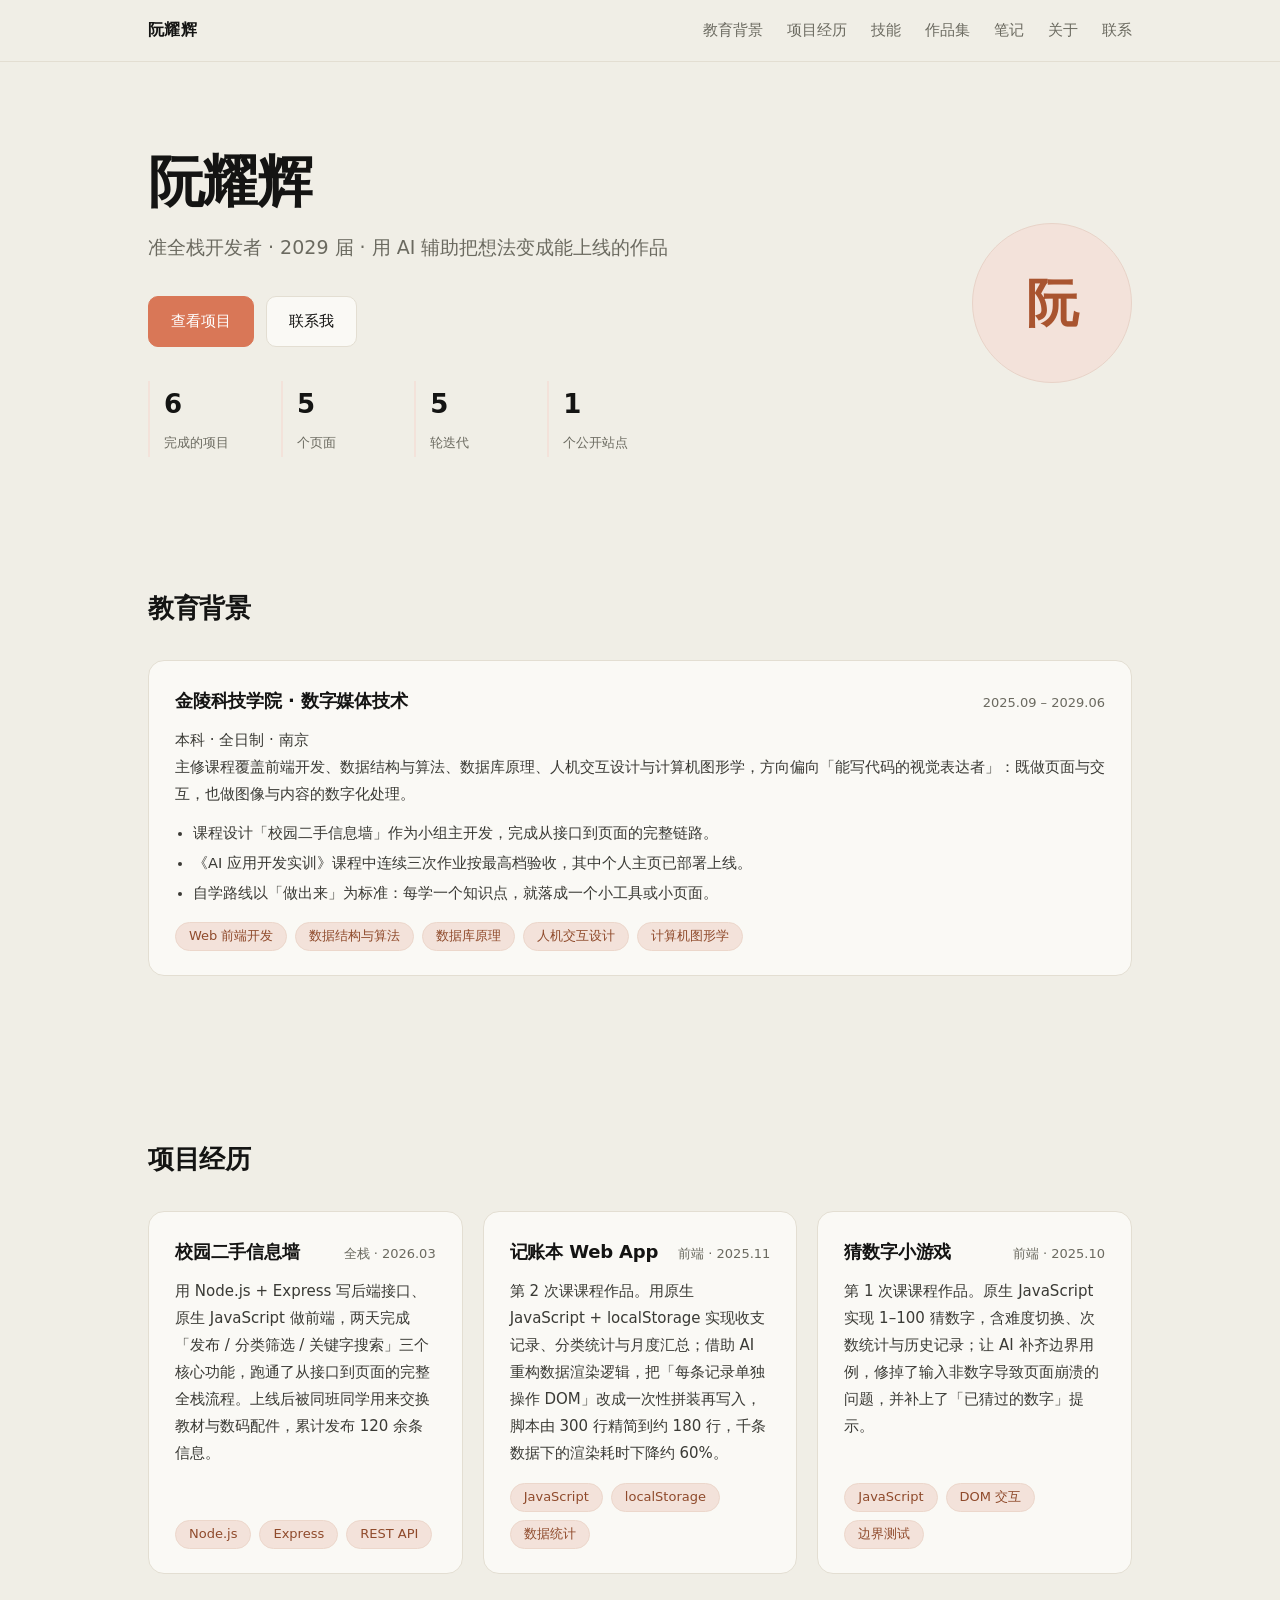
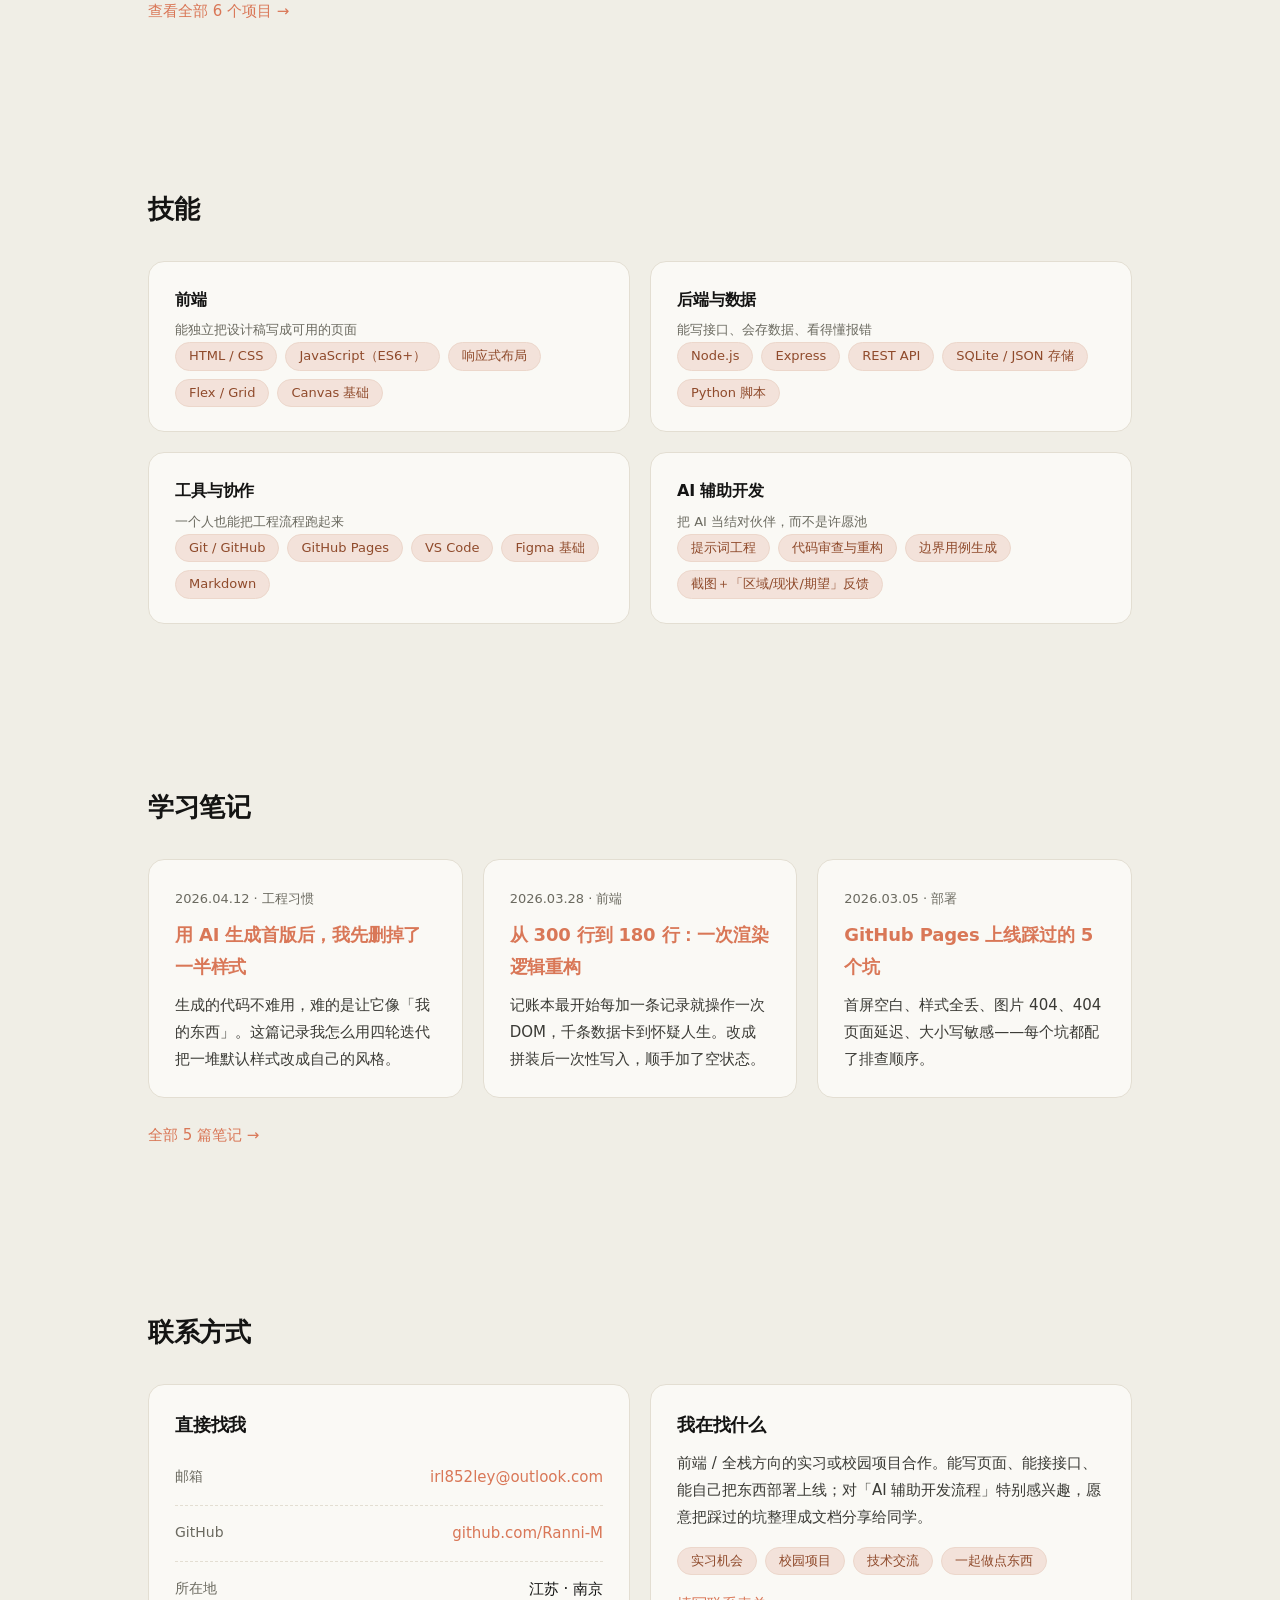
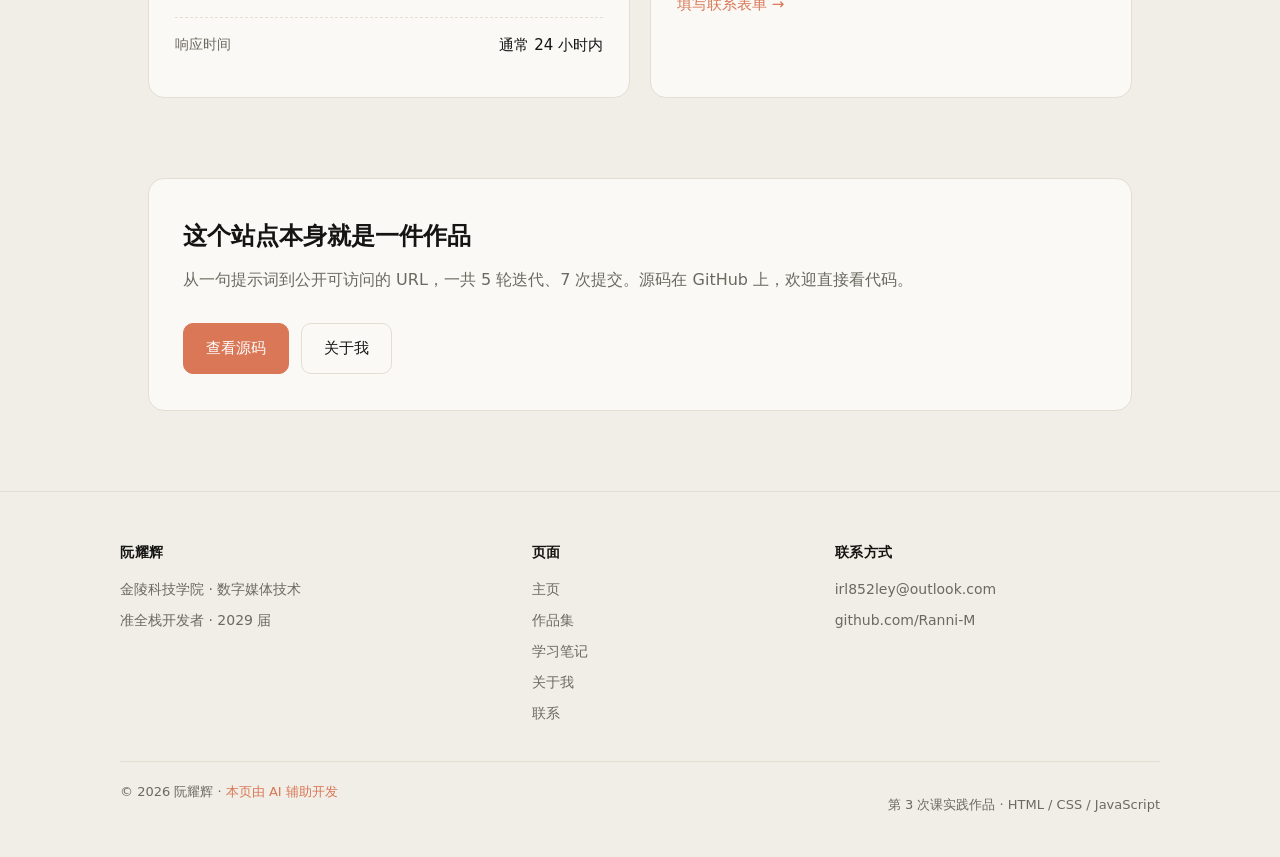
<file: index.html>
<!DOCTYPE html>
<html lang="zh-CN">
<head>
  <meta charset="UTF-8" />
  <meta name="viewport" content="width=device-width, initial-scale=1.0" />
  <title>阮耀辉 | 准全栈开发者 · 个人主页</title>
  <meta name="description" content="阮耀辉，金陵科技学院数字媒体技术专业，准全栈开发者。这里是我用 AI 辅助开发的个人主页，含项目作品集、学习笔记与联系方式。" />
  <link rel="stylesheet" href="style.css" />
</head>
<body>
  <header class="nav">
    <div class="nav-inner">
      <a class="nav-brand" href="index.html">阮耀辉</a>
      <nav class="nav-links">
        <a href="#education">教育背景</a>
        <a href="#projects">项目经历</a>
        <a href="#skills">技能</a>
        <a href="projects.html">作品集</a>
        <a href="notes.html">笔记</a>
        <a href="about.html">关于</a>
        <a href="contact.html">联系</a>
      </nav>
      <button class="nav-toggle" aria-label="打开菜单" aria-expanded="false">
        <span></span><span></span><span></span>
      </button>
    </div>
  </header>

  <main>
    <!-- 首屏 -->
    <section id="hero" class="hero">
      <div class="hero-text">
        <h1>阮耀辉</h1>
        <p class="tagline">准全栈开发者 · 2029 届 · 用 AI 辅助把想法变成能上线的作品</p>
        <div class="hero-actions">
          <a class="btn btn-primary" href="#projects">查看项目</a>
          <a class="btn btn-ghost" href="contact.html">联系我</a>
        </div>
        <div class="stats">
          <div class="stat"><b>6</b><span>完成的项目</span></div>
          <div class="stat"><b>5</b><span>个页面</span></div>
          <div class="stat"><b>5</b><span>轮迭代</span></div>
          <div class="stat"><b>1</b><span>个公开站点</span></div>
        </div>
      </div>
      <div class="avatar">阮</div>
    </section>

    <!-- 教育背景 -->
    <section id="education" class="section">
      <h2>教育背景</h2>
      <div class="card">
        <div class="card-top">
          <h3>金陵科技学院 · 数字媒体技术</h3>
          <span class="meta">2025.09 – 2029.06</span>
        </div>
        <p class="muted">本科 · 全日制 · 南京</p>
        <p>主修课程覆盖前端开发、数据结构与算法、数据库原理、人机交互设计与计算机图形学，方向偏向「能写代码的视觉表达者」：既做页面与交互，也做图像与内容的数字化处理。</p>
        <ul class="plain">
          <li>课程设计「校园二手信息墙」作为小组主开发，完成从接口到页面的完整链路。</li>
          <li>《AI 应用开发实训》课程中连续三次作业按最高档验收，其中个人主页已部署上线。</li>
          <li>自学路线以「做出来」为标准：每学一个知识点，就落成一个小工具或小页面。</li>
        </ul>
        <ul class="tags">
          <li>Web 前端开发</li><li>数据结构与算法</li><li>数据库原理</li>
          <li>人机交互设计</li><li>计算机图形学</li>
        </ul>
      </div>
    </section>

    <!-- 项目经历（精选） -->
    <section id="projects" class="section">
      <h2>项目经历</h2>
      <div class="grid">
        <article class="card project">
          <div class="card-top">
            <h3>校园二手信息墙</h3>
            <span class="meta">全栈 · 2026.03</span>
          </div>
          <p>用 Node.js + Express 写后端接口、原生 JavaScript 做前端，两天完成「发布 / 分类筛选 / 关键字搜索」三个核心功能，跑通了从接口到页面的完整全栈流程。上线后被同班同学用来交换教材与数码配件，累计发布 120 余条信息。</p>
          <ul class="tags"><li>Node.js</li><li>Express</li><li>REST API</li></ul>
        </article>
        <article class="card project">
          <div class="card-top">
            <h3>记账本 Web App</h3>
            <span class="meta">前端 · 2025.11</span>
          </div>
          <p>第 2 次课课程作品。用原生 JavaScript + localStorage 实现收支记录、分类统计与月度汇总；借助 AI 重构数据渲染逻辑，把「每条记录单独操作 DOM」改成一次性拼装再写入，脚本由 300 行精简到约 180 行，千条数据下的渲染耗时下降约 60%。</p>
          <ul class="tags"><li>JavaScript</li><li>localStorage</li><li>数据统计</li></ul>
        </article>
        <article class="card project">
          <div class="card-top">
            <h3>猜数字小游戏</h3>
            <span class="meta">前端 · 2025.10</span>
          </div>
          <p>第 1 次课课程作品。原生 JavaScript 实现 1–100 猜数字，含难度切换、次数统计与历史记录；让 AI 补齐边界用例，修掉了输入非数字导致页面崩溃的问题，并补上了「已猜过的数字」提示。</p>
          <ul class="tags"><li>JavaScript</li><li>DOM 交互</li><li>边界测试</li></ul>
        </article>
      </div>
      <a class="more" href="projects.html">查看全部 6 个项目</a>
    </section>

    <!-- 技能 -->
    <section id="skills" class="section">
      <h2>技能</h2>
      <div class="skill-groups">
        <div class="skill-group card">
          <h3>前端</h3>
          <p class="hint">能独立把设计稿写成可用的页面</p>
          <ul class="tags">
            <li>HTML / CSS</li><li>JavaScript（ES6+）</li><li>响应式布局</li>
            <li>Flex / Grid</li><li>Canvas 基础</li>
          </ul>
        </div>
        <div class="skill-group card">
          <h3>后端与数据</h3>
          <p class="hint">能写接口、会存数据、看得懂报错</p>
          <ul class="tags">
            <li>Node.js</li><li>Express</li><li>REST API</li>
            <li>SQLite / JSON 存储</li><li>Python 脚本</li>
          </ul>
        </div>
        <div class="skill-group card">
          <h3>工具与协作</h3>
          <p class="hint">一个人也能把工程流程跑起来</p>
          <ul class="tags">
            <li>Git / GitHub</li><li>GitHub Pages</li><li>VS Code</li>
            <li>Figma 基础</li><li>Markdown</li>
          </ul>
        </div>
        <div class="skill-group card">
          <h3>AI 辅助开发</h3>
          <p class="hint">把 AI 当结对伙伴，而不是许愿池</p>
          <ul class="tags">
            <li>提示词工程</li><li>代码审查与重构</li><li>边界用例生成</li>
            <li>截图＋「区域/现状/期望」反馈</li>
          </ul>
        </div>
      </div>
    </section>

    <!-- 笔记精选 -->
    <section id="notes" class="section">
      <h2>学习笔记</h2>
      <div class="grid">
        <a class="card note" href="notes.html">
          <span class="date">2026.04.12 · 工程习惯</span>
          <h3>用 AI 生成首版后，我先删掉了一半样式</h3>
          <p>生成的代码不难用，难的是让它像「我的东西」。这篇记录我怎么用四轮迭代把一堆默认样式改成自己的风格。</p>
        </a>
        <a class="card note" href="notes.html">
          <span class="date">2026.03.28 · 前端</span>
          <h3>从 300 行到 180 行：一次渲染逻辑重构</h3>
          <p>记账本最开始每加一条记录就操作一次 DOM，千条数据卡到怀疑人生。改成拼装后一次性写入，顺手加了空状态。</p>
        </a>
        <a class="card note" href="notes.html">
          <span class="date">2026.03.05 · 部署</span>
          <h3>GitHub Pages 上线踩过的 5 个坑</h3>
          <p>首屏空白、样式全丢、图片 404、404 页面延迟、大小写敏感——每个坑都配了排查顺序。</p>
        </a>
      </div>
      <a class="more" href="notes.html">全部 5 篇笔记</a>
    </section>

    <!-- 联系方式 -->
    <section id="contact" class="section">
      <h2>联系方式</h2>
      <div class="grid-2">
        <div class="card">
          <h3>直接找我</h3>
          <ul class="info-list">
            <li><span class="k">邮箱</span><a href="mailto:irl852ley@outlook.com">irl852ley@outlook.com</a></li>
            <li><span class="k">GitHub</span><a href="https://github.com/Ranni-M" target="_blank" rel="noopener">github.com/Ranni-M</a></li>
            <li><span class="k">所在地</span><span>江苏 · 南京</span></li>
            <li><span class="k">响应时间</span><span>通常 24 小时内</span></li>
          </ul>
        </div>
        <div class="card">
          <h3>我在找什么</h3>
          <p>前端 / 全栈方向的实习或校园项目合作。能写页面、能接接口、能自己把东西部署上线；对「AI 辅助开发流程」特别感兴趣，愿意把踩过的坑整理成文档分享给同学。</p>
          <ul class="tags">
            <li>实习机会</li><li>校园项目</li><li>技术交流</li><li>一起做点东西</li>
          </ul>
          <p style="margin-top:16px"><a href="contact.html">填写联系表单 →</a></p>
        </div>
      </div>
    </section>

    <!-- CTA -->
    <div class="cta">
      <div class="cta-inner">
        <div>
          <h2>这个站点本身就是一件作品</h2>
          <p>从一句提示词到公开可访问的 URL，一共 5 轮迭代、7 次提交。源码在 GitHub 上，欢迎直接看代码。</p>
        </div>
        <div class="hero-actions">
          <a class="btn btn-primary" href="https://github.com/Ranni-M/my-homepage" target="_blank" rel="noopener">查看源码</a>
          <a class="btn btn-ghost" href="about.html">关于我</a>
        </div>
      </div>
    </div>
  </main>

  <footer class="footer">
    <div class="footer-cols">
      <div>
        <h4>阮耀辉</h4>
        <p>金陵科技学院 · 数字媒体技术</p>
        <p>准全栈开发者 · 2029 届</p>
      </div>
      <div>
        <h4>页面</h4>
        <ul>
          <li><a href="index.html">主页</a></li>
          <li><a href="projects.html">作品集</a></li>
          <li><a href="notes.html">学习笔记</a></li>
          <li><a href="about.html">关于我</a></li>
          <li><a href="contact.html">联系</a></li>
        </ul>
      </div>
      <div>
        <h4>联系方式</h4>
        <p><a href="mailto:irl852ley@outlook.com">irl852ley@outlook.com</a></p>
        <p><a href="https://github.com/Ranni-M" target="_blank" rel="noopener">github.com/Ranni-M</a></p>
      </div>
    </div>
    <div class="footer-bottom">
      <p class="sign"></p>
      <p>第 3 次课实践作品 · HTML / CSS / JavaScript</p>
    </div>
  </footer>
  <script src="script.js"></script>
</body>
</html>
</file>
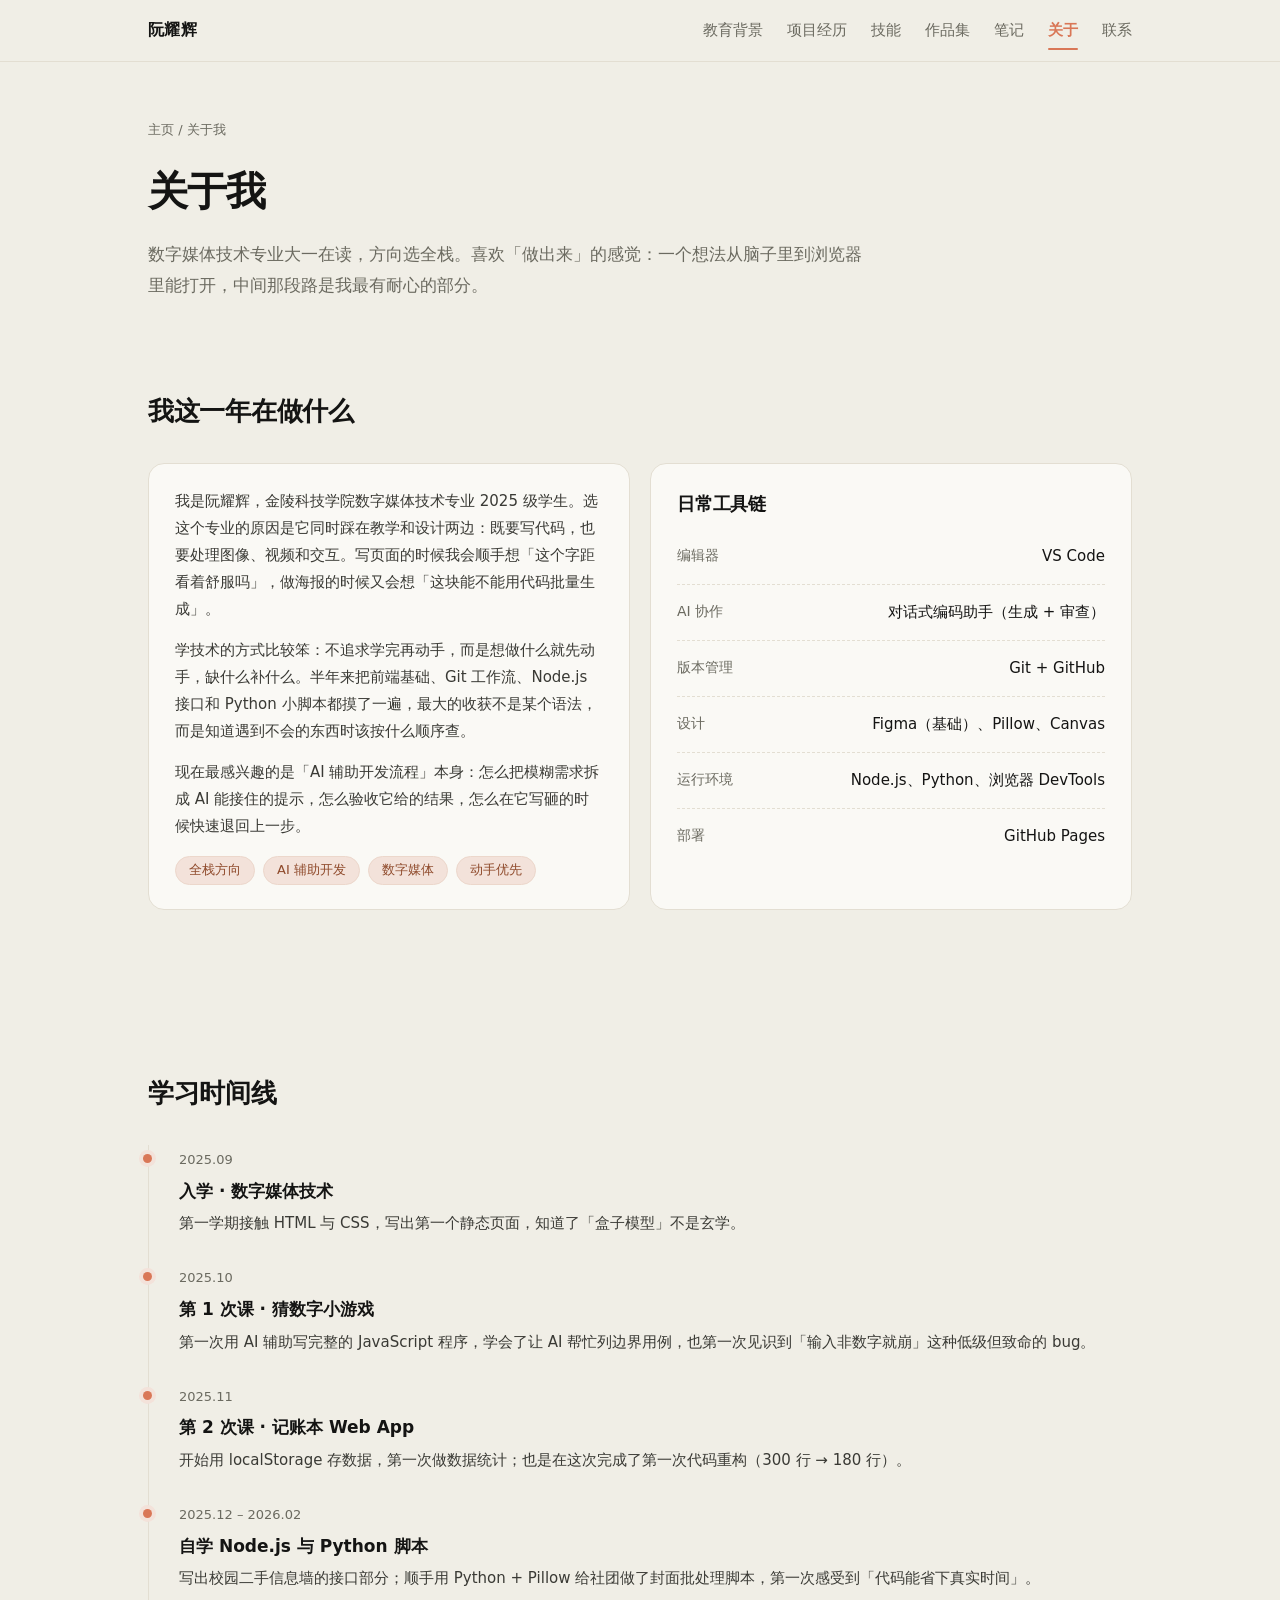
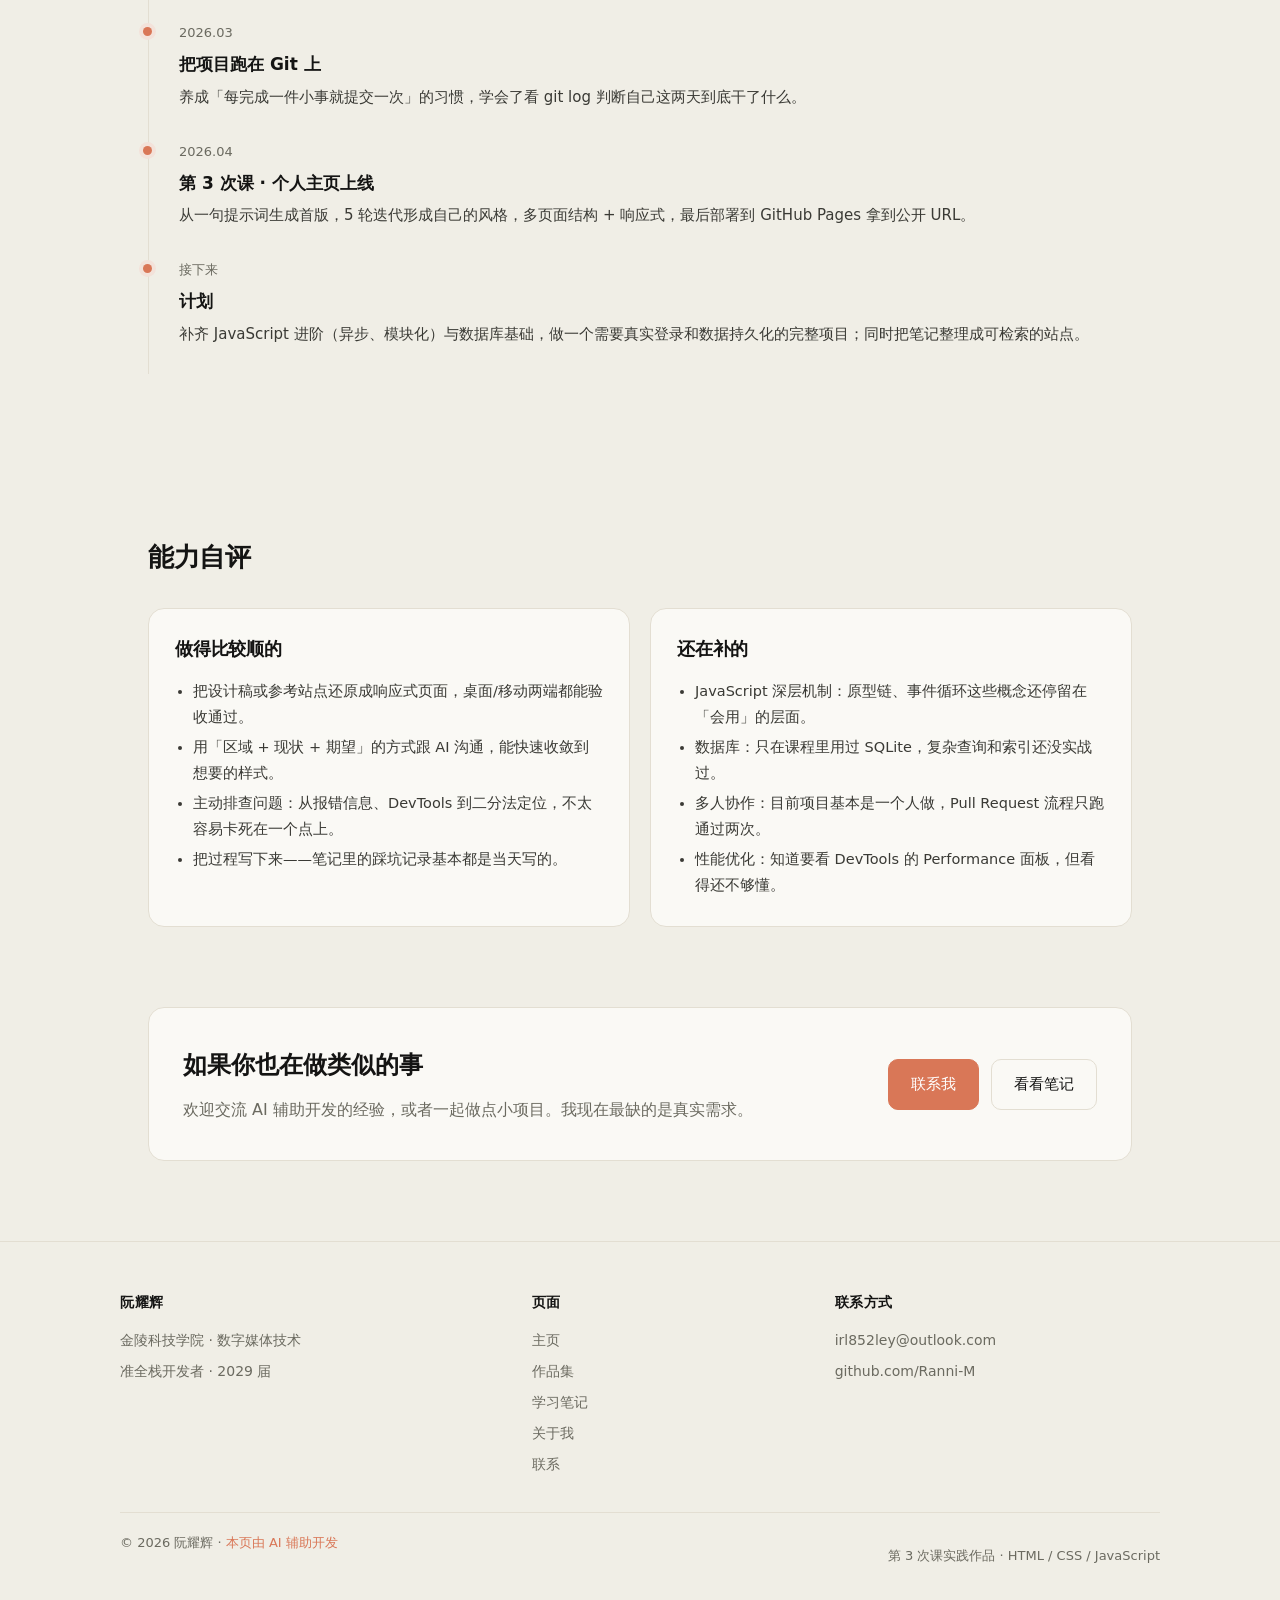
<file: about.html>
<!DOCTYPE html>
<html lang="zh-CN">
<head>
  <meta charset="UTF-8" />
  <meta name="viewport" content="width=device-width, initial-scale=1.0" />
  <title>关于我 | 阮耀辉</title>
  <meta name="description" content="关于阮耀辉：学习时间线、技能构成、日常工具链与接下来的计划。" />
  <link rel="stylesheet" href="style.css" />
</head>
<body>
  <header class="nav">
    <div class="nav-inner">
      <a class="nav-brand" href="index.html">阮耀辉</a>
      <nav class="nav-links">
        <a href="index.html#education">教育背景</a>
        <a href="index.html#projects">项目经历</a>
        <a href="index.html#skills">技能</a>
        <a href="projects.html">作品集</a>
        <a href="notes.html">笔记</a>
        <a href="about.html" class="active">关于</a>
        <a href="contact.html">联系</a>
      </nav>
      <button class="nav-toggle" aria-label="打开菜单" aria-expanded="false">
        <span></span><span></span><span></span>
      </button>
    </div>
  </header>

  <main>
    <div class="page-head">
      <p class="breadcrumb"><a href="index.html">主页</a> / 关于我</p>
      <h1>关于我</h1>
      <p class="lead">数字媒体技术专业大一在读，方向选全栈。喜欢「做出来」的感觉：一个想法从脑子里到浏览器里能打开，中间那段路是我最有耐心的部分。</p>
    </div>

    <section class="section">
      <h2>我这一年在做什么</h2>
      <div class="grid-2">
        <div class="card">
          <p>我是阮耀辉，金陵科技学院数字媒体技术专业 2025 级学生。选这个专业的原因是它同时踩在教学和设计两边：既要写代码，也要处理图像、视频和交互。写页面的时候我会顺手想「这个字距看着舒服吗」，做海报的时候又会想「这块能不能用代码批量生成」。</p>
          <p style="margin-top:14px">学技术的方式比较笨：不追求学完再动手，而是想做什么就先动手，缺什么补什么。半年来把前端基础、Git 工作流、Node.js 接口和 Python 小脚本都摸了一遍，最大的收获不是某个语法，而是知道遇到不会的东西时该按什么顺序查。</p>
          <p style="margin-top:14px">现在最感兴趣的是「AI 辅助开发流程」本身：怎么把模糊需求拆成 AI 能接住的提示，怎么验收它给的结果，怎么在它写砸的时候快速退回上一步。</p>
          <ul class="tags">
            <li>全栈方向</li><li>AI 辅助开发</li><li>数字媒体</li><li>动手优先</li>
          </ul>
        </div>
        <div class="card">
          <h3>日常工具链</h3>
          <ul class="info-list">
            <li><span class="k">编辑器</span><span>VS Code</span></li>
            <li><span class="k">AI 协作</span><span>对话式编码助手（生成 + 审查）</span></li>
            <li><span class="k">版本管理</span><span>Git + GitHub</span></li>
            <li><span class="k">设计</span><span>Figma（基础）、Pillow、Canvas</span></li>
            <li><span class="k">运行环境</span><span>Node.js、Python、浏览器 DevTools</span></li>
            <li><span class="k">部署</span><span>GitHub Pages</span></li>
          </ul>
        </div>
      </div>
    </section>

    <section class="section">
      <h2>学习时间线</h2>
      <ul class="timeline">
        <li>
          <span class="when">2025.09</span>
          <h3>入学 · 数字媒体技术</h3>
          <p>第一学期接触 HTML 与 CSS，写出第一个静态页面，知道了「盒子模型」不是玄学。</p>
        </li>
        <li>
          <span class="when">2025.10</span>
          <h3>第 1 次课 · 猜数字小游戏</h3>
          <p>第一次用 AI 辅助写完整的 JavaScript 程序，学会了让 AI 帮忙列边界用例，也第一次见识到「输入非数字就崩」这种低级但致命的 bug。</p>
        </li>
        <li>
          <span class="when">2025.11</span>
          <h3>第 2 次课 · 记账本 Web App</h3>
          <p>开始用 localStorage 存数据，第一次做数据统计；也是在这次完成了第一次代码重构（300 行 → 180 行）。</p>
        </li>
        <li>
          <span class="when">2025.12 – 2026.02</span>
          <h3>自学 Node.js 与 Python 脚本</h3>
          <p>写出校园二手信息墙的接口部分；顺手用 Python + Pillow 给社团做了封面批处理脚本，第一次感受到「代码能省下真实时间」。</p>
        </li>
        <li>
          <span class="when">2026.03</span>
          <h3>把项目跑在 Git 上</h3>
          <p>养成「每完成一件小事就提交一次」的习惯，学会了看 git log 判断自己这两天到底干了什么。</p>
        </li>
        <li>
          <span class="when">2026.04</span>
          <h3>第 3 次课 · 个人主页上线</h3>
          <p>从一句提示词生成首版，5 轮迭代形成自己的风格，多页面结构 + 响应式，最后部署到 GitHub Pages 拿到公开 URL。</p>
        </li>
        <li>
          <span class="when">接下来</span>
          <h3>计划</h3>
          <p>补齐 JavaScript 进阶（异步、模块化）与数据库基础，做一个需要真实登录和数据持久化的完整项目；同时把笔记整理成可检索的站点。</p>
        </li>
      </ul>
    </section>

    <section class="section">
      <h2>能力自评</h2>
      <div class="grid-2">
        <div class="card">
          <h3>做得比较顺的</h3>
          <ul class="plain">
            <li>把设计稿或参考站点还原成响应式页面，桌面/移动两端都能验收通过。</li>
            <li>用「区域 + 现状 + 期望」的方式跟 AI 沟通，能快速收敛到想要的样式。</li>
            <li>主动排查问题：从报错信息、DevTools 到二分法定位，不太容易卡死在一个点上。</li>
            <li>把过程写下来——笔记里的踩坑记录基本都是当天写的。</li>
          </ul>
        </div>
        <div class="card">
          <h3>还在补的</h3>
          <ul class="plain">
            <li>JavaScript 深层机制：原型链、事件循环这些概念还停留在「会用」的层面。</li>
            <li>数据库：只在课程里用过 SQLite，复杂查询和索引还没实战过。</li>
            <li>多人协作：目前项目基本是一个人做，Pull Request 流程只跑通过两次。</li>
            <li>性能优化：知道要看 DevTools 的 Performance 面板，但看得还不够懂。</li>
          </ul>
        </div>
      </div>
    </section>

    <div class="cta">
      <div class="cta-inner">
        <div>
          <h2>如果你也在做类似的事</h2>
          <p>欢迎交流 AI 辅助开发的经验，或者一起做点小项目。我现在最缺的是真实需求。</p>
        </div>
        <div class="hero-actions">
          <a class="btn btn-primary" href="contact.html">联系我</a>
          <a class="btn btn-ghost" href="notes.html">看看笔记</a>
        </div>
      </div>
    </div>
  </main>

  <footer class="footer">
    <div class="footer-cols">
      <div>
        <h4>阮耀辉</h4>
        <p>金陵科技学院 · 数字媒体技术</p>
        <p>准全栈开发者 · 2029 届</p>
      </div>
      <div>
        <h4>页面</h4>
        <ul>
          <li><a href="index.html">主页</a></li>
          <li><a href="projects.html">作品集</a></li>
          <li><a href="notes.html">学习笔记</a></li>
          <li><a href="about.html">关于我</a></li>
          <li><a href="contact.html">联系</a></li>
        </ul>
      </div>
      <div>
        <h4>联系方式</h4>
        <p><a href="mailto:irl852ley@outlook.com">irl852ley@outlook.com</a></p>
        <p><a href="https://github.com/Ranni-M" target="_blank" rel="noopener">github.com/Ranni-M</a></p>
      </div>
    </div>
    <div class="footer-bottom">
      <p class="sign"></p>
      <p>第 3 次课实践作品 · HTML / CSS / JavaScript</p>
    </div>
  </footer>
  <script src="script.js"></script>
</body>
</html>
</file>
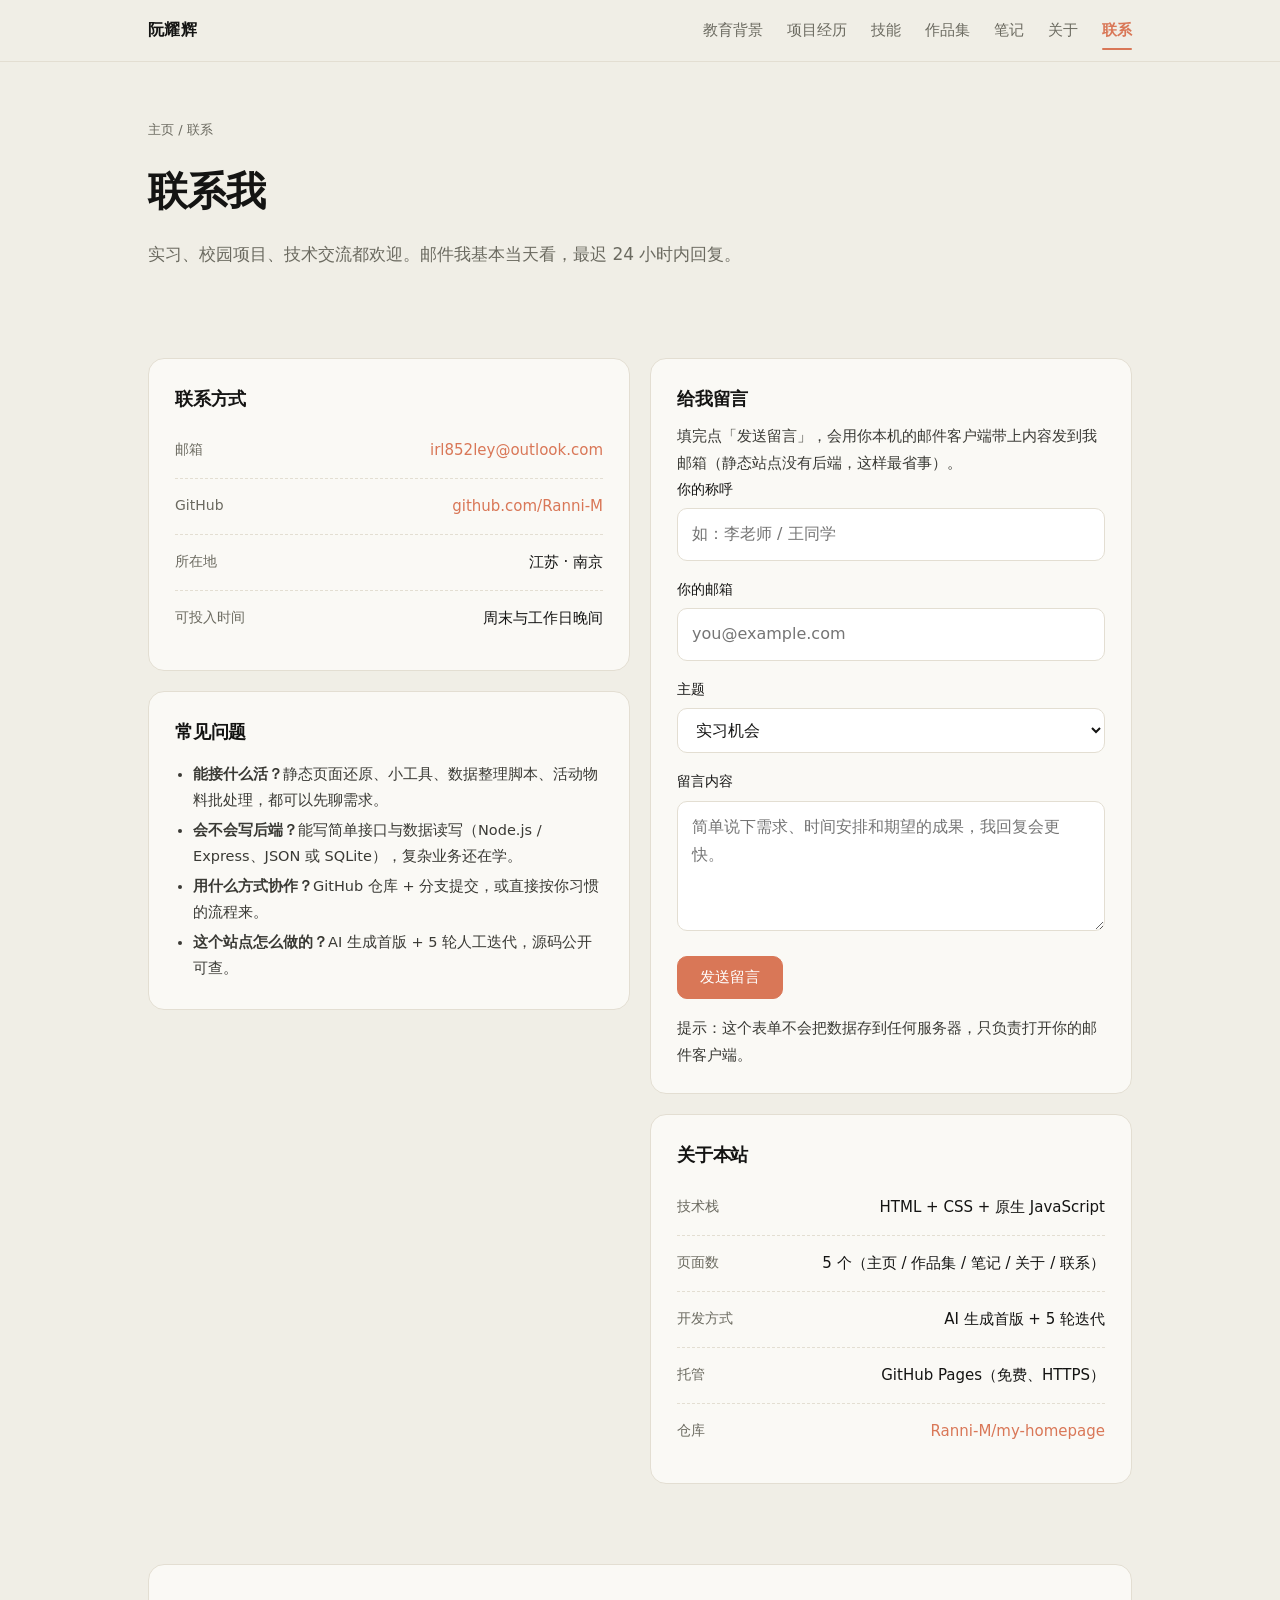
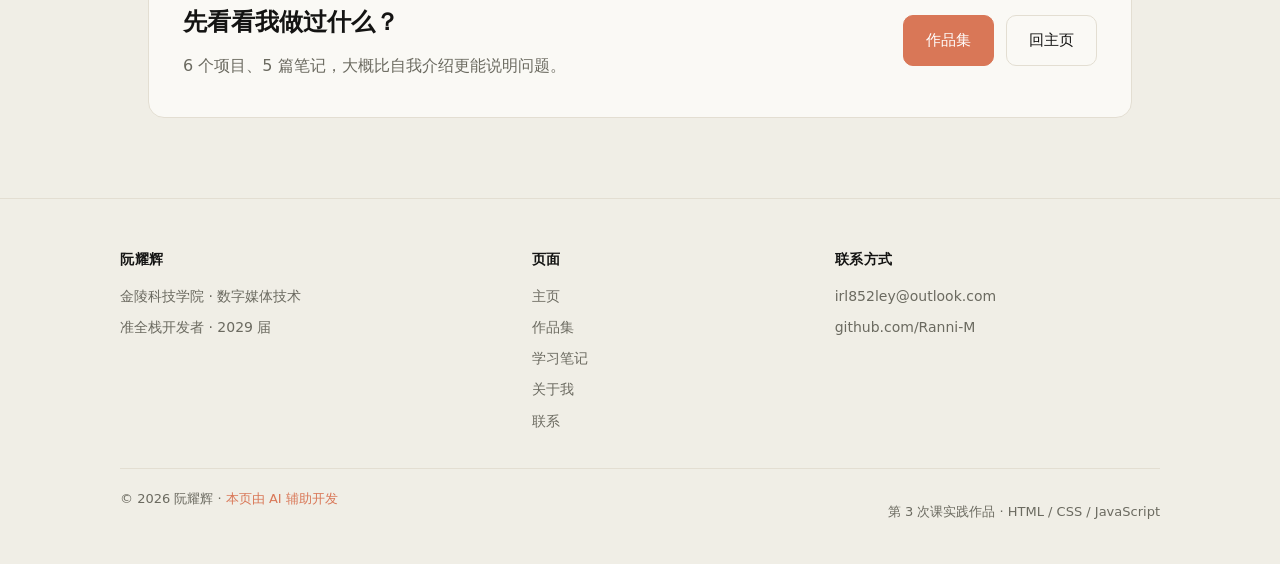
<file: contact.html>
<!DOCTYPE html>
<html lang="zh-CN">
<head>
  <meta charset="UTF-8" />
  <meta name="viewport" content="width=device-width, initial-scale=1.0" />
  <title>联系我 | 阮耀辉</title>
  <meta name="description" content="联系阮耀辉：邮箱、GitHub 与留言表单。" />
  <link rel="stylesheet" href="style.css" />
</head>
<body>
  <header class="nav">
    <div class="nav-inner">
      <a class="nav-brand" href="index.html">阮耀辉</a>
      <nav class="nav-links">
        <a href="index.html#education">教育背景</a>
        <a href="index.html#projects">项目经历</a>
        <a href="index.html#skills">技能</a>
        <a href="projects.html">作品集</a>
        <a href="notes.html">笔记</a>
        <a href="about.html">关于</a>
        <a href="contact.html" class="active">联系</a>
      </nav>
      <button class="nav-toggle" aria-label="打开菜单" aria-expanded="false">
        <span></span><span></span><span></span>
      </button>
    </div>
  </header>

  <main>
    <div class="page-head">
      <p class="breadcrumb"><a href="index.html">主页</a> / 联系</p>
      <h1>联系我</h1>
      <p class="lead">实习、校园项目、技术交流都欢迎。邮件我基本当天看，最迟 24 小时内回复。</p>
    </div>

    <section class="section">
      <div class="grid-2">
        <div>
          <div class="card">
            <h3>联系方式</h3>
            <ul class="info-list">
              <li><span class="k">邮箱</span><a href="mailto:irl852ley@outlook.com">irl852ley@outlook.com</a></li>
              <li><span class="k">GitHub</span><a href="https://github.com/Ranni-M" target="_blank" rel="noopener">github.com/Ranni-M</a></li>
              <li><span class="k">所在地</span><span>江苏 · 南京</span></li>
              <li><span class="k">可投入时间</span><span>周末与工作日晚间</span></li>
            </ul>
          </div>

          <div class="card" style="margin-top:20px">
            <h3>常见问题</h3>
            <ul class="plain">
              <li><b>能接什么活？</b>静态页面还原、小工具、数据整理脚本、活动物料批处理，都可以先聊需求。</li>
              <li><b>会不会写后端？</b>能写简单接口与数据读写（Node.js / Express、JSON 或 SQLite），复杂业务还在学。</li>
              <li><b>用什么方式协作？</b>GitHub 仓库 + 分支提交，或直接按你习惯的流程来。</li>
              <li><b>这个站点怎么做的？</b>AI 生成首版 + 5 轮人工迭代，源码公开可查。</li>
            </ul>
          </div>
        </div>

        <div>
          <div class="card">
            <h3>给我留言</h3>
            <p class="muted">填完点「发送留言」，会用你本机的邮件客户端带上内容发到我邮箱（静态站点没有后端，这样最省事）。</p>
            <form id="contact-form" class="form" novalidate>
              <div>
                <label for="name">你的称呼</label>
                <input id="name" name="name" type="text" placeholder="如：李老师 / 王同学" autocomplete="name" />
              </div>
              <div>
                <label for="email">你的邮箱</label>
                <input id="email" name="email" type="email" placeholder="you@example.com" autocomplete="email" />
              </div>
              <div>
                <label for="topic">主题</label>
                <select id="topic" name="topic">
                  <option>实习机会</option>
                  <option>校园项目合作</option>
                  <option>技术交流</option>
                  <option>网站问题反馈</option>
                  <option>其他</option>
                </select>
              </div>
              <div>
                <label for="message">留言内容</label>
                <textarea id="message" name="message" placeholder="简单说下需求、时间安排和期望的成果，我回复会更快。"></textarea>
              </div>
              <div>
                <button class="btn btn-primary" type="submit">发送留言</button>
              </div>
              <p class="form-note">提示：这个表单不会把数据存到任何服务器，只负责打开你的邮件客户端。</p>
              <div class="form-ok"></div>
            </form>
          </div>

          <div class="card" style="margin-top:20px">
            <h3>关于本站</h3>
            <ul class="info-list">
              <li><span class="k">技术栈</span><span>HTML + CSS + 原生 JavaScript</span></li>
              <li><span class="k">页面数</span><span>5 个（主页 / 作品集 / 笔记 / 关于 / 联系）</span></li>
              <li><span class="k">开发方式</span><span>AI 生成首版 + 5 轮迭代</span></li>
              <li><span class="k">托管</span><span>GitHub Pages（免费、HTTPS）</span></li>
              <li><span class="k">仓库</span><a href="https://github.com/Ranni-M/my-homepage" target="_blank" rel="noopener">Ranni-M/my-homepage</a></li>
            </ul>
          </div>
        </div>
      </div>
    </section>

    <div class="cta">
      <div class="cta-inner">
        <div>
          <h2>先看看我做过什么？</h2>
          <p>6 个项目、5 篇笔记，大概比自我介绍更能说明问题。</p>
        </div>
        <div class="hero-actions">
          <a class="btn btn-primary" href="projects.html">作品集</a>
          <a class="btn btn-ghost" href="index.html">回主页</a>
        </div>
      </div>
    </div>
  </main>

  <footer class="footer">
    <div class="footer-cols">
      <div>
        <h4>阮耀辉</h4>
        <p>金陵科技学院 · 数字媒体技术</p>
        <p>准全栈开发者 · 2029 届</p>
      </div>
      <div>
        <h4>页面</h4>
        <ul>
          <li><a href="index.html">主页</a></li>
          <li><a href="projects.html">作品集</a></li>
          <li><a href="notes.html">学习笔记</a></li>
          <li><a href="about.html">关于我</a></li>
          <li><a href="contact.html">联系</a></li>
        </ul>
      </div>
      <div>
        <h4>联系方式</h4>
        <p><a href="mailto:irl852ley@outlook.com">irl852ley@outlook.com</a></p>
        <p><a href="https://github.com/Ranni-M" target="_blank" rel="noopener">github.com/Ranni-M</a></p>
      </div>
    </div>
    <div class="footer-bottom">
      <p class="sign"></p>
      <p>第 3 次课实践作品 · HTML / CSS / JavaScript</p>
    </div>
  </footer>
  <script src="script.js"></script>
</body>
</html>
</file>
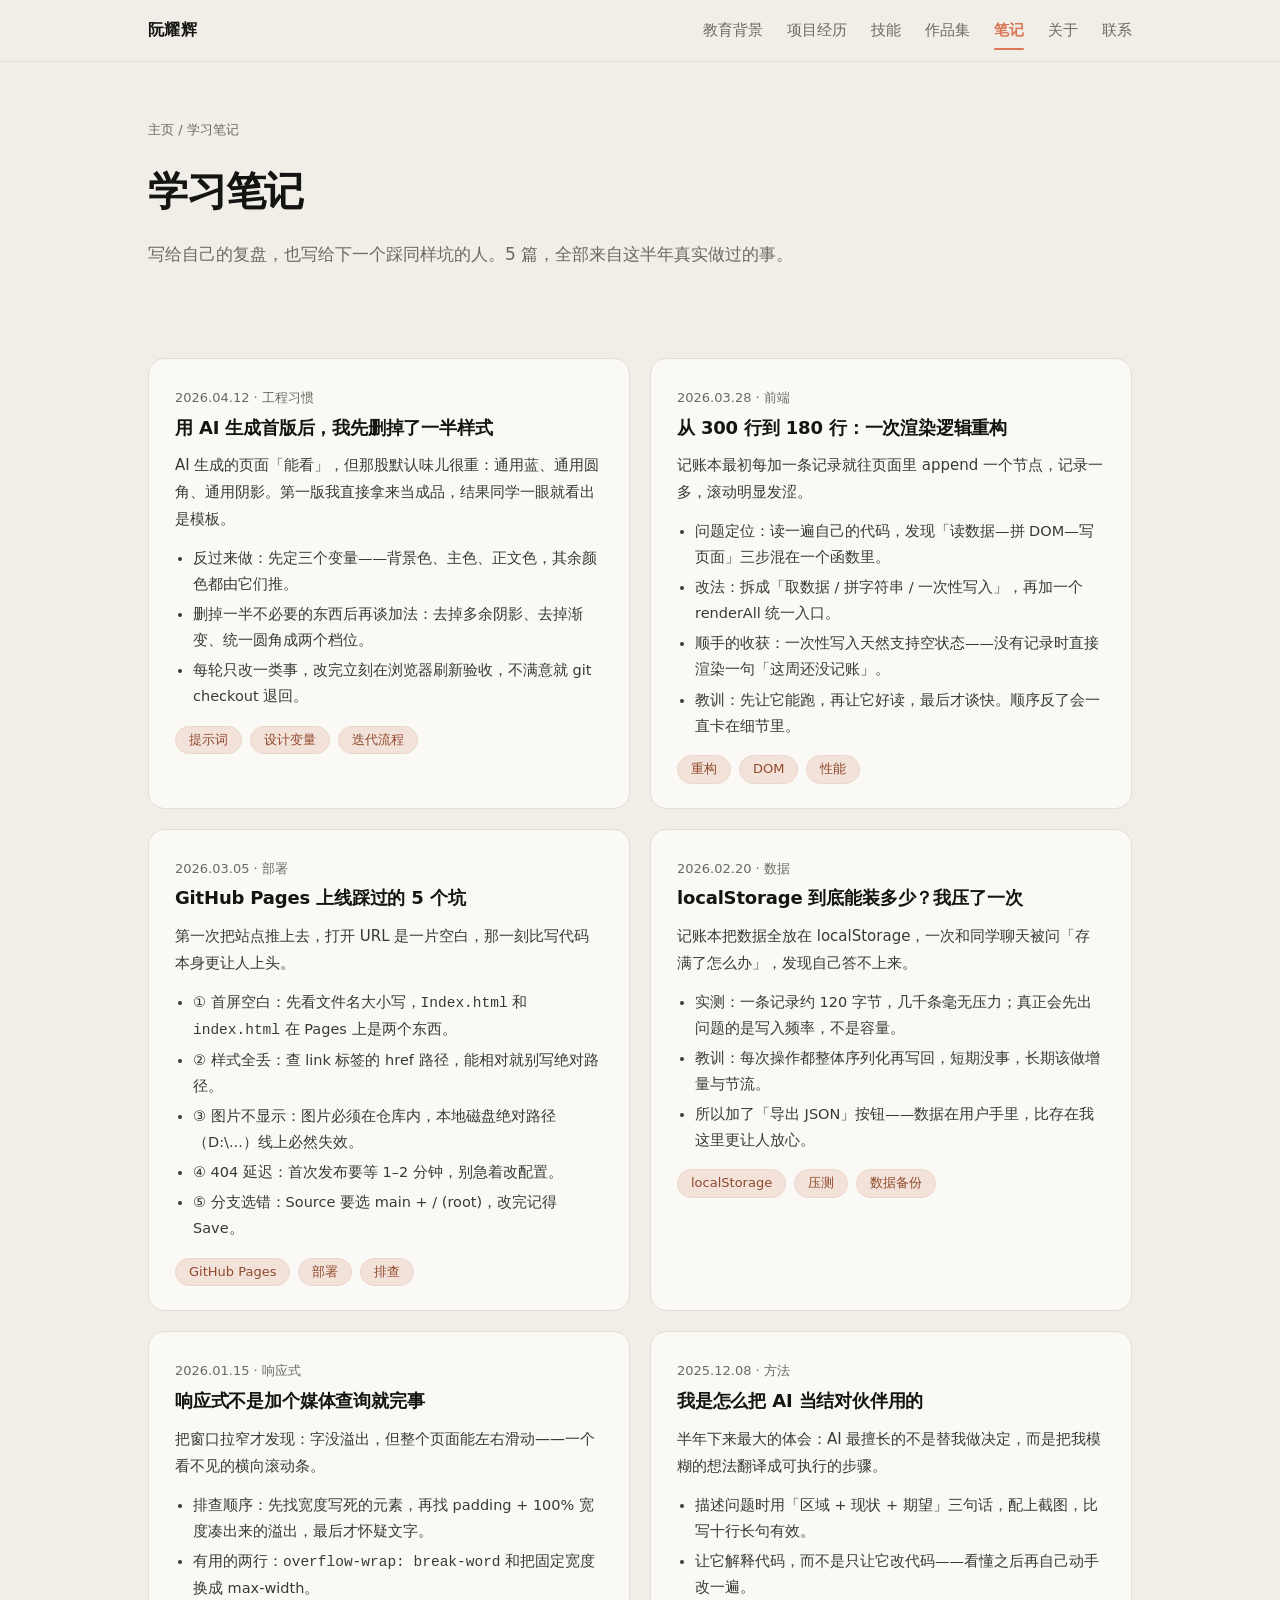
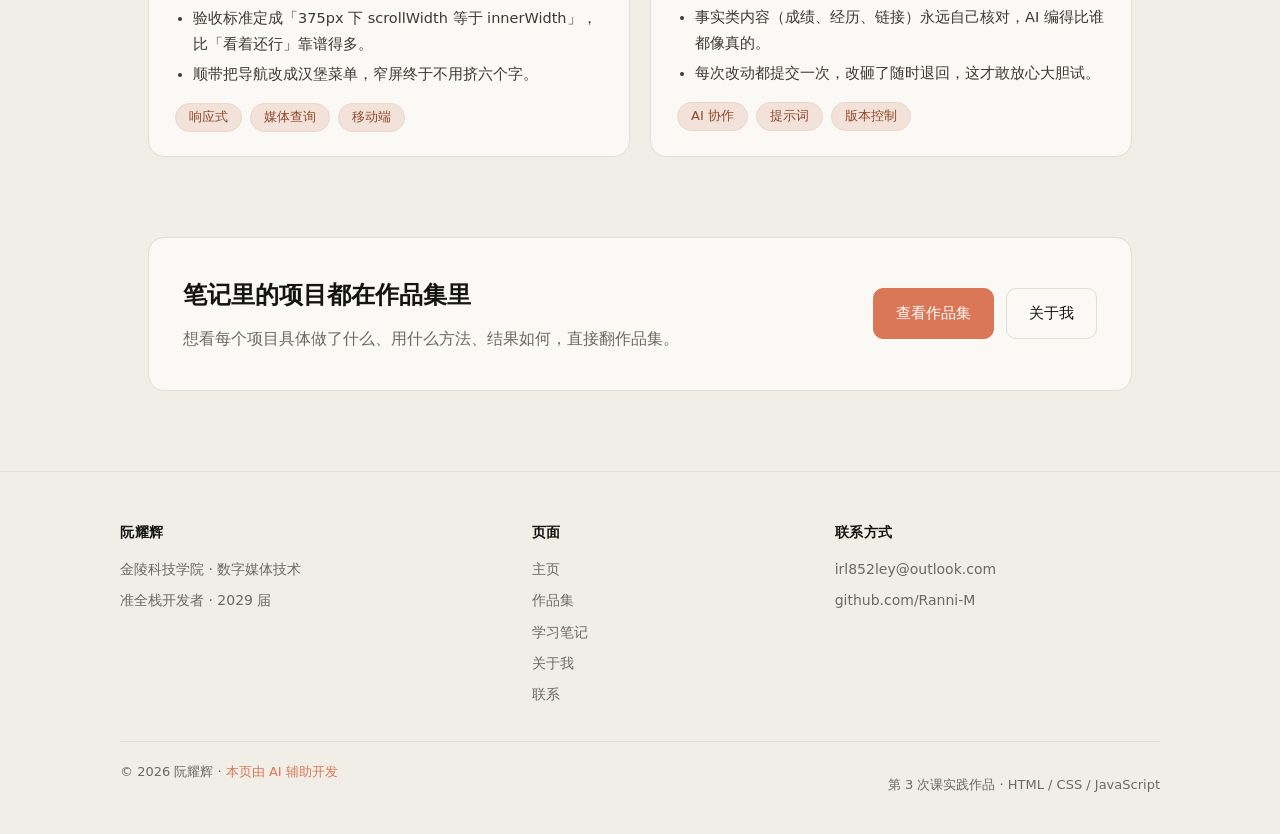
<file: notes.html>
<!DOCTYPE html>
<html lang="zh-CN">
<head>
  <meta charset="UTF-8" />
  <meta name="viewport" content="width=device-width, initial-scale=1.0" />
  <title>学习笔记 | 阮耀辉</title>
  <meta name="description" content="阮耀辉的学习笔记：AI 辅助开发流程、前端重构、localStorage 实践、GitHub Pages 部署踩坑、响应式适配。" />
  <link rel="stylesheet" href="style.css" />
</head>
<body>
  <header class="nav">
    <div class="nav-inner">
      <a class="nav-brand" href="index.html">阮耀辉</a>
      <nav class="nav-links">
        <a href="index.html#education">教育背景</a>
        <a href="index.html#projects">项目经历</a>
        <a href="index.html#skills">技能</a>
        <a href="projects.html">作品集</a>
        <a href="notes.html" class="active">笔记</a>
        <a href="about.html">关于</a>
        <a href="contact.html">联系</a>
      </nav>
      <button class="nav-toggle" aria-label="打开菜单" aria-expanded="false">
        <span></span><span></span><span></span>
      </button>
    </div>
  </header>

  <main>
    <div class="page-head">
      <p class="breadcrumb"><a href="index.html">主页</a> / 学习笔记</p>
      <h1>学习笔记</h1>
      <p class="lead">写给自己的复盘，也写给下一个踩同样坑的人。5 篇，全部来自这半年真实做过的事。</p>
    </div>

    <section class="section">
      <div class="grid-2">
        <article class="card">
          <span class="date meta">2026.04.12 · 工程习惯</span>
          <h3>用 AI 生成首版后，我先删掉了一半样式</h3>
          <p>AI 生成的页面「能看」，但那股默认味儿很重：通用蓝、通用圆角、通用阴影。第一版我直接拿来当成品，结果同学一眼就看出是模板。</p>
          <ul class="plain">
            <li>反过来做：先定三个变量——背景色、主色、正文色，其余颜色都由它们推。</li>
            <li>删掉一半不必要的东西后再谈加法：去掉多余阴影、去掉渐变、统一圆角成两个档位。</li>
            <li>每轮只改一类事，改完立刻在浏览器刷新验收，不满意就 git checkout 退回。</li>
          </ul>
          <ul class="tags"><li>提示词</li><li>设计变量</li><li>迭代流程</li></ul>
        </article>

        <article class="card">
          <span class="date meta">2026.03.28 · 前端</span>
          <h3>从 300 行到 180 行：一次渲染逻辑重构</h3>
          <p>记账本最初每加一条记录就往页面里 append 一个节点，记录一多，滚动明显发涩。</p>
          <ul class="plain">
            <li>问题定位：读一遍自己的代码，发现「读数据—拼 DOM—写页面」三步混在一个函数里。</li>
            <li>改法：拆成「取数据 / 拼字符串 / 一次性写入」，再加一个 renderAll 统一入口。</li>
            <li>顺手的收获：一次性写入天然支持空状态——没有记录时直接渲染一句「这周还没记账」。</li>
            <li>教训：先让它能跑，再让它好读，最后才谈快。顺序反了会一直卡在细节里。</li>
          </ul>
          <ul class="tags"><li>重构</li><li>DOM</li><li>性能</li></ul>
        </article>

        <article class="card">
          <span class="date meta">2026.03.05 · 部署</span>
          <h3>GitHub Pages 上线踩过的 5 个坑</h3>
          <p>第一次把站点推上去，打开 URL 是一片空白，那一刻比写代码本身更让人上头。</p>
          <ul class="plain">
            <li>① 首屏空白：先看文件名大小写，<code>Index.html</code> 和 <code>index.html</code> 在 Pages 上是两个东西。</li>
            <li>② 样式全丢：查 link 标签的 href 路径，能相对就别写绝对路径。</li>
            <li>③ 图片不显示：图片必须在仓库内，本地磁盘绝对路径（D:\...）线上必然失效。</li>
            <li>④ 404 延迟：首次发布要等 1–2 分钟，别急着改配置。</li>
            <li>⑤ 分支选错：Source 要选 main + / (root)，改完记得 Save。</li>
          </ul>
          <ul class="tags"><li>GitHub Pages</li><li>部署</li><li>排查</li></ul>
        </article>

        <article class="card">
          <span class="date meta">2026.02.20 · 数据</span>
          <h3>localStorage 到底能装多少？我压了一次</h3>
          <p>记账本把数据全放在 localStorage，一次和同学聊天被问「存满了怎么办」，发现自己答不上来。</p>
          <ul class="plain">
            <li>实测：一条记录约 120 字节，几千条毫无压力；真正会先出问题的是写入频率，不是容量。</li>
            <li>教训：每次操作都整体序列化再写回，短期没事，长期该做增量与节流。</li>
            <li>所以加了「导出 JSON」按钮——数据在用户手里，比存在我这里更让人放心。</li>
          </ul>
          <ul class="tags"><li>localStorage</li><li>压测</li><li>数据备份</li></ul>
        </article>

        <article class="card">
          <span class="date meta">2026.01.15 · 响应式</span>
          <h3>响应式不是加个媒体查询就完事</h3>
          <p>把窗口拉窄才发现：字没溢出，但整个页面能左右滑动——一个看不见的横向滚动条。</p>
          <ul class="plain">
            <li>排查顺序：先找宽度写死的元素，再找 padding + 100% 宽度凑出来的溢出，最后才怀疑文字。</li>
            <li>有用的两行：<code>overflow-wrap: break-word</code> 和把固定宽度换成 max-width。</li>
            <li>验收标准定成「375px 下 scrollWidth 等于 innerWidth」，比「看着还行」靠谱得多。</li>
            <li>顺带把导航改成汉堡菜单，窄屏终于不用挤六个字。</li>
          </ul>
          <ul class="tags"><li>响应式</li><li>媒体查询</li><li>移动端</li></ul>
        </article>

        <article class="card">
          <span class="date meta">2025.12.08 · 方法</span>
          <h3>我是怎么把 AI 当结对伙伴用的</h3>
          <p>半年下来最大的体会：AI 最擅长的不是替我做决定，而是把我模糊的想法翻译成可执行的步骤。</p>
          <ul class="plain">
            <li>描述问题时用「区域 + 现状 + 期望」三句话，配上截图，比写十行长句有效。</li>
            <li>让它解释代码，而不是只让它改代码——看懂之后再自己动手改一遍。</li>
            <li>事实类内容（成绩、经历、链接）永远自己核对，AI 编得比谁都像真的。</li>
            <li>每次改动都提交一次，改砸了随时退回，这才敢放心大胆试。</li>
          </ul>
          <ul class="tags"><li>AI 协作</li><li>提示词</li><li>版本控制</li></ul>
        </article>
      </div>
    </section>

    <div class="cta">
      <div class="cta-inner">
        <div>
          <h2>笔记里的项目都在作品集里</h2>
          <p>想看每个项目具体做了什么、用什么方法、结果如何，直接翻作品集。</p>
        </div>
        <div class="hero-actions">
          <a class="btn btn-primary" href="projects.html">查看作品集</a>
          <a class="btn btn-ghost" href="about.html">关于我</a>
        </div>
      </div>
    </div>
  </main>

  <footer class="footer">
    <div class="footer-cols">
      <div>
        <h4>阮耀辉</h4>
        <p>金陵科技学院 · 数字媒体技术</p>
        <p>准全栈开发者 · 2029 届</p>
      </div>
      <div>
        <h4>页面</h4>
        <ul>
          <li><a href="index.html">主页</a></li>
          <li><a href="projects.html">作品集</a></li>
          <li><a href="notes.html">学习笔记</a></li>
          <li><a href="about.html">关于我</a></li>
          <li><a href="contact.html">联系</a></li>
        </ul>
      </div>
      <div>
        <h4>联系方式</h4>
        <p><a href="mailto:irl852ley@outlook.com">irl852ley@outlook.com</a></p>
        <p><a href="https://github.com/Ranni-M" target="_blank" rel="noopener">github.com/Ranni-M</a></p>
      </div>
    </div>
    <div class="footer-bottom">
      <p class="sign"></p>
      <p>第 3 次课实践作品 · HTML / CSS / JavaScript</p>
    </div>
  </footer>
  <script src="script.js"></script>
</body>
</html>
</file>
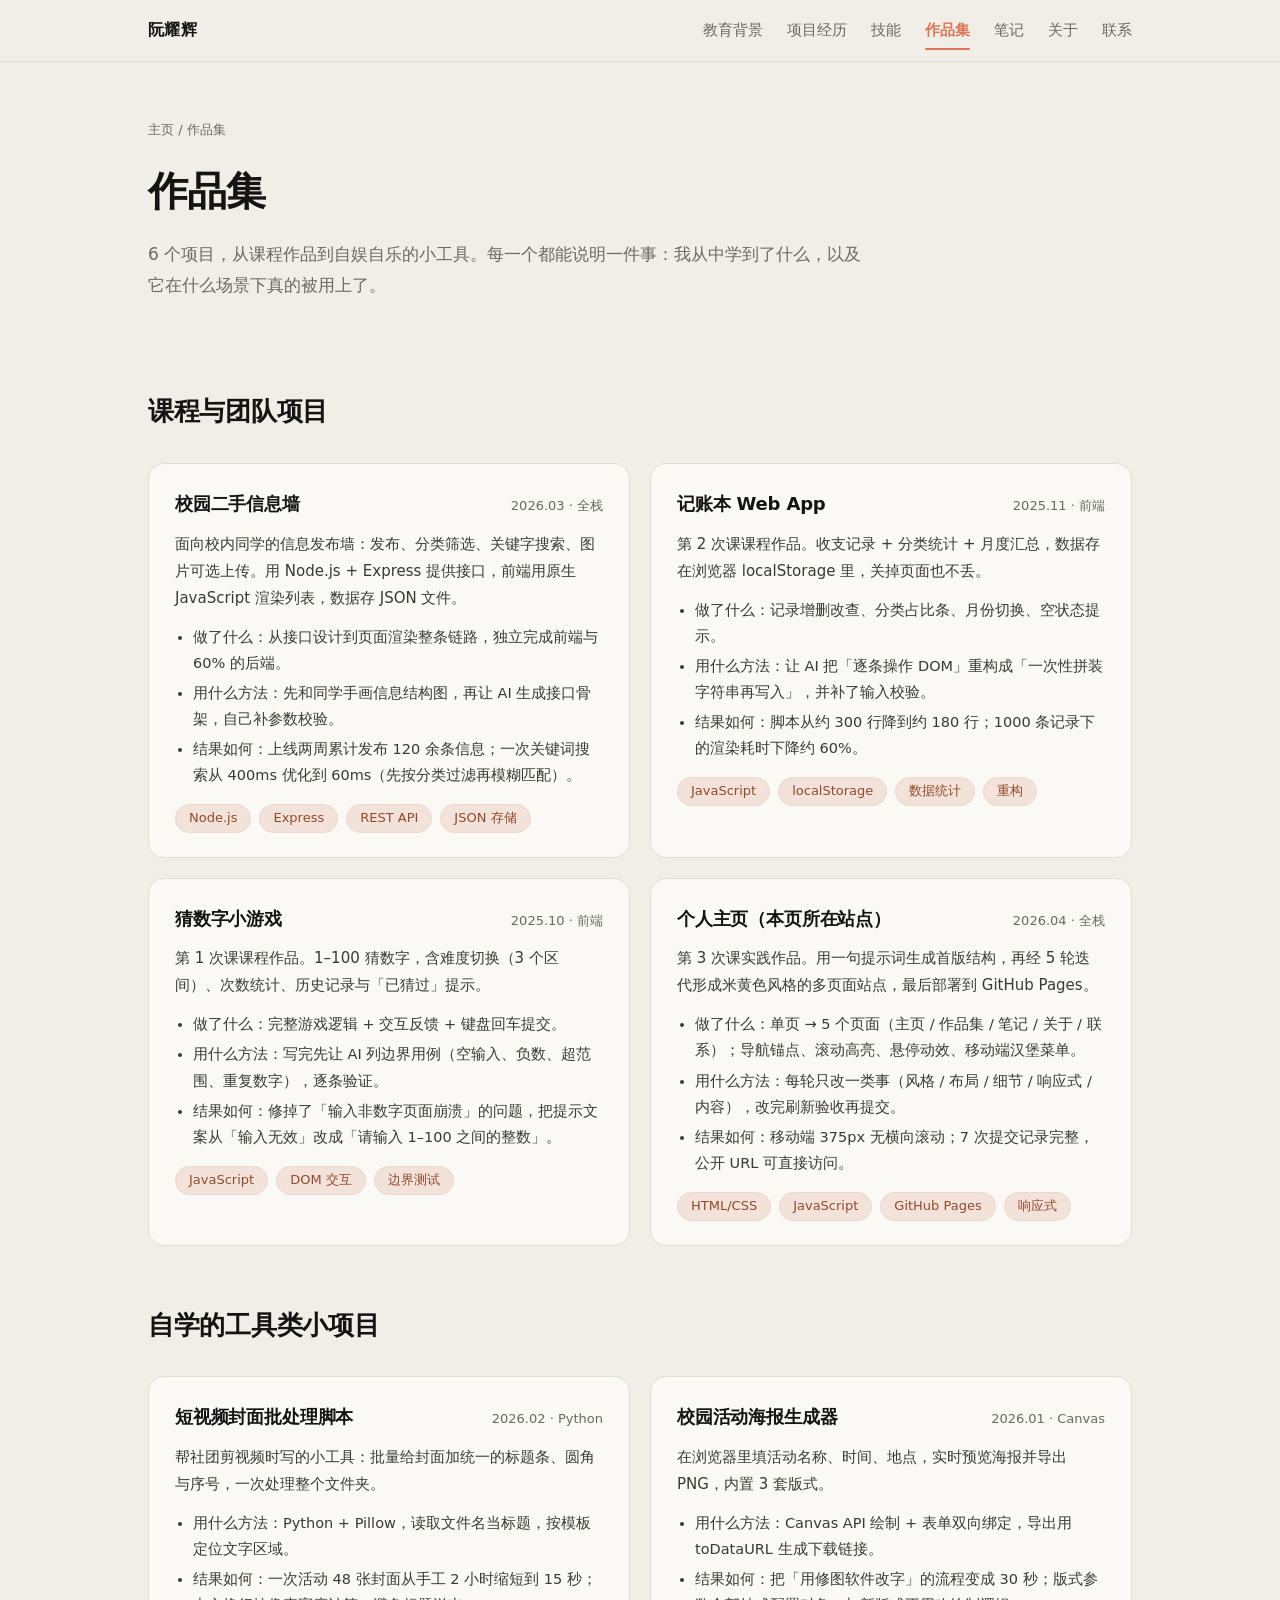
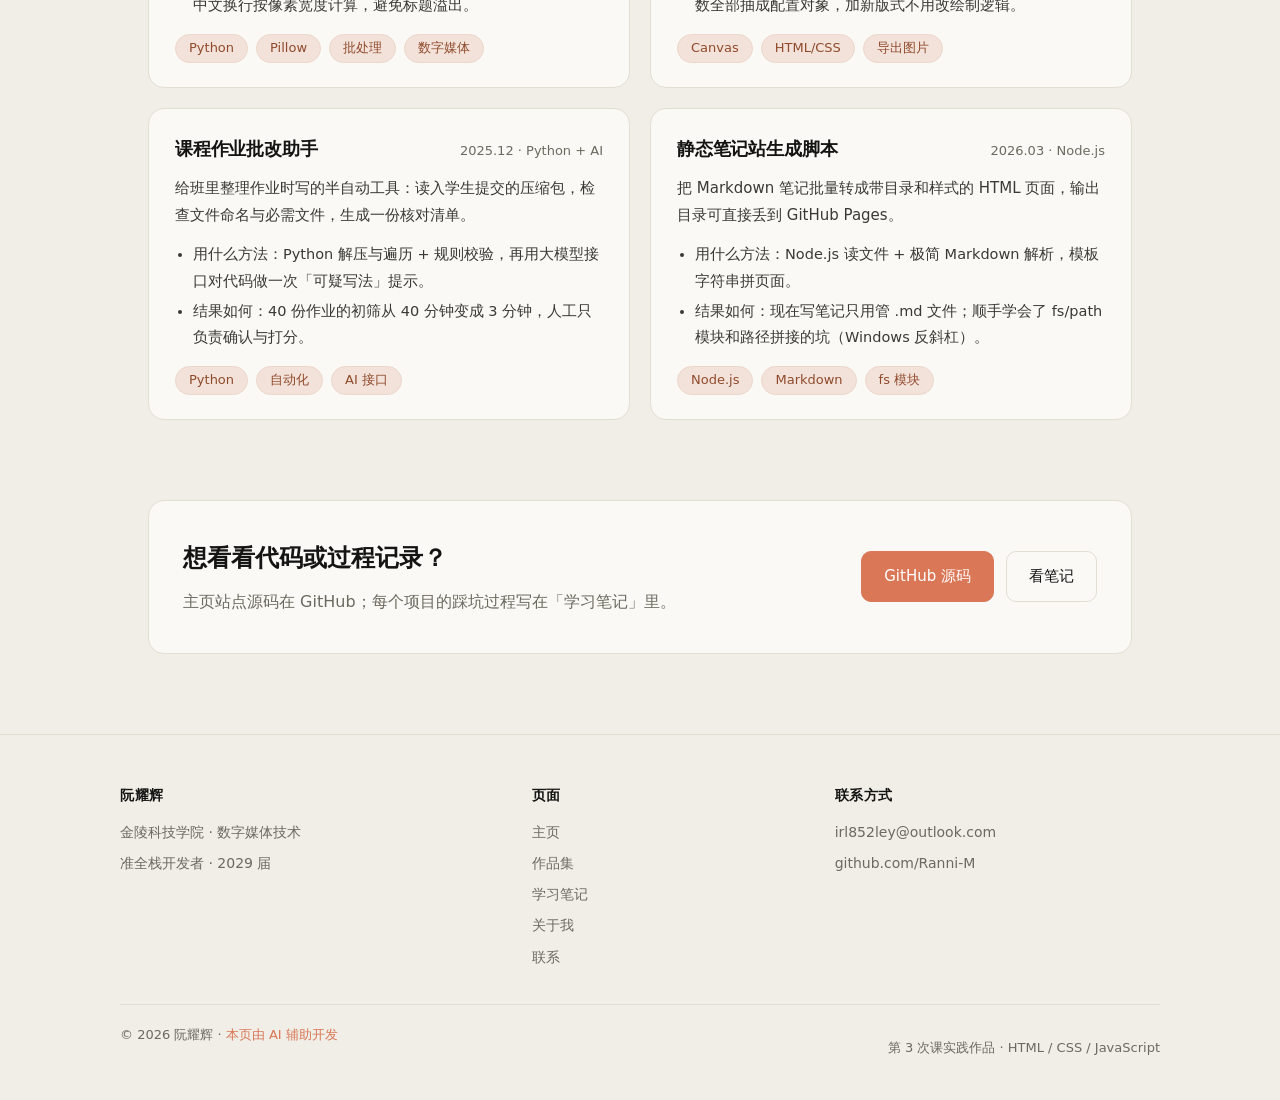
<file: projects.html>
<!DOCTYPE html>
<html lang="zh-CN">
<head>
  <meta charset="UTF-8" />
  <meta name="viewport" content="width=device-width, initial-scale=1.0" />
  <title>作品集 | 阮耀辉</title>
  <meta name="description" content="阮耀辉的项目作品集：校园二手信息墙、记账本 Web App、猜数字游戏、短视频封面批处理、海报生成器、课程作业批改助手。" />
  <link rel="stylesheet" href="style.css" />
</head>
<body>
  <header class="nav">
    <div class="nav-inner">
      <a class="nav-brand" href="index.html">阮耀辉</a>
      <nav class="nav-links">
        <a href="index.html#education">教育背景</a>
        <a href="index.html#projects">项目经历</a>
        <a href="index.html#skills">技能</a>
        <a href="projects.html" class="active">作品集</a>
        <a href="notes.html">笔记</a>
        <a href="about.html">关于</a>
        <a href="contact.html">联系</a>
      </nav>
      <button class="nav-toggle" aria-label="打开菜单" aria-expanded="false">
        <span></span><span></span><span></span>
      </button>
    </div>
  </header>

  <main>
    <div class="page-head">
      <p class="breadcrumb"><a href="index.html">主页</a> / 作品集</p>
      <h1>作品集</h1>
      <p class="lead">6 个项目，从课程作品到自娱自乐的小工具。每一个都能说明一件事：我从中学到了什么，以及它在什么场景下真的被用上了。</p>
    </div>

    <section class="section">
      <h2>课程与团队项目</h2>
      <div class="grid-2">
        <article class="card">
          <div class="card-top">
            <h3>校园二手信息墙</h3>
            <span class="meta">2026.03 · 全栈</span>
          </div>
          <p>面向校内同学的信息发布墙：发布、分类筛选、关键字搜索、图片可选上传。用 Node.js + Express 提供接口，前端用原生 JavaScript 渲染列表，数据存 JSON 文件。</p>
          <ul class="plain">
            <li>做了什么：从接口设计到页面渲染整条链路，独立完成前端与 60% 的后端。</li>
            <li>用什么方法：先和同学手画信息结构图，再让 AI 生成接口骨架，自己补参数校验。</li>
            <li>结果如何：上线两周累计发布 120 余条信息；一次关键词搜索从 400ms 优化到 60ms（先按分类过滤再模糊匹配）。</li>
          </ul>
          <ul class="tags"><li>Node.js</li><li>Express</li><li>REST API</li><li>JSON 存储</li></ul>
        </article>

        <article class="card">
          <div class="card-top">
            <h3>记账本 Web App</h3>
            <span class="meta">2025.11 · 前端</span>
          </div>
          <p>第 2 次课课程作品。收支记录 + 分类统计 + 月度汇总，数据存在浏览器 localStorage 里，关掉页面也不丢。</p>
          <ul class="plain">
            <li>做了什么：记录增删改查、分类占比条、月份切换、空状态提示。</li>
            <li>用什么方法：让 AI 把「逐条操作 DOM」重构成「一次性拼装字符串再写入」，并补了输入校验。</li>
            <li>结果如何：脚本从约 300 行降到约 180 行；1000 条记录下的渲染耗时下降约 60%。</li>
          </ul>
          <ul class="tags"><li>JavaScript</li><li>localStorage</li><li>数据统计</li><li>重构</li></ul>
        </article>

        <article class="card">
          <div class="card-top">
            <h3>猜数字小游戏</h3>
            <span class="meta">2025.10 · 前端</span>
          </div>
          <p>第 1 次课课程作品。1–100 猜数字，含难度切换（3 个区间）、次数统计、历史记录与「已猜过」提示。</p>
          <ul class="plain">
            <li>做了什么：完整游戏逻辑 + 交互反馈 + 键盘回车提交。</li>
            <li>用什么方法：写完先让 AI 列边界用例（空输入、负数、超范围、重复数字），逐条验证。</li>
            <li>结果如何：修掉了「输入非数字页面崩溃」的问题，把提示文案从「输入无效」改成「请输入 1–100 之间的整数」。</li>
          </ul>
          <ul class="tags"><li>JavaScript</li><li>DOM 交互</li><li>边界测试</li></ul>
        </article>

        <article class="card">
          <div class="card-top">
            <h3>个人主页（本页所在站点）</h3>
            <span class="meta">2026.04 · 全栈</span>
          </div>
          <p>第 3 次课实践作品。用一句提示词生成首版结构，再经 5 轮迭代形成米黄色风格的多页面站点，最后部署到 GitHub Pages。</p>
          <ul class="plain">
            <li>做了什么：单页 → 5 个页面（主页 / 作品集 / 笔记 / 关于 / 联系）；导航锚点、滚动高亮、悬停动效、移动端汉堡菜单。</li>
            <li>用什么方法：每轮只改一类事（风格 / 布局 / 细节 / 响应式 / 内容），改完刷新验收再提交。</li>
            <li>结果如何：移动端 375px 无横向滚动；7 次提交记录完整，公开 URL 可直接访问。</li>
          </ul>
          <ul class="tags"><li>HTML/CSS</li><li>JavaScript</li><li>GitHub Pages</li><li>响应式</li></ul>
        </article>
      </div>

      <h2 style="margin-top:56px">自学的工具类小项目</h2>
      <div class="grid-2">
        <article class="card">
          <div class="card-top">
            <h3>短视频封面批处理脚本</h3>
            <span class="meta">2026.02 · Python</span>
          </div>
          <p>帮社团剪视频时写的小工具：批量给封面加统一的标题条、圆角与序号，一次处理整个文件夹。</p>
          <ul class="plain">
            <li>用什么方法：Python + Pillow，读取文件名当标题，按模板定位文字区域。</li>
            <li>结果如何：一次活动 48 张封面从手工 2 小时缩短到 15 秒；中文换行按像素宽度计算，避免标题溢出。</li>
          </ul>
          <ul class="tags"><li>Python</li><li>Pillow</li><li>批处理</li><li>数字媒体</li></ul>
        </article>

        <article class="card">
          <div class="card-top">
            <h3>校园活动海报生成器</h3>
            <span class="meta">2026.01 · Canvas</span>
          </div>
          <p>在浏览器里填活动名称、时间、地点，实时预览海报并导出 PNG，内置 3 套版式。</p>
          <ul class="plain">
            <li>用什么方法：Canvas API 绘制 + 表单双向绑定，导出用 toDataURL 生成下载链接。</li>
            <li>结果如何：把「用修图软件改字」的流程变成 30 秒；版式参数全部抽成配置对象，加新版式不用改绘制逻辑。</li>
          </ul>
          <ul class="tags"><li>Canvas</li><li>HTML/CSS</li><li>导出图片</li></ul>
        </article>

        <article class="card">
          <div class="card-top">
            <h3>课程作业批改助手</h3>
            <span class="meta">2025.12 · Python + AI</span>
          </div>
          <p>给班里整理作业时写的半自动工具：读入学生提交的压缩包，检查文件命名与必需文件，生成一份核对清单。</p>
          <ul class="plain">
            <li>用什么方法：Python 解压与遍历 + 规则校验，再用大模型接口对代码做一次「可疑写法」提示。</li>
            <li>结果如何：40 份作业的初筛从 40 分钟变成 3 分钟，人工只负责确认与打分。</li>
          </ul>
          <ul class="tags"><li>Python</li><li>自动化</li><li>AI 接口</li></ul>
        </article>

        <article class="card">
          <div class="card-top">
            <h3>静态笔记站生成脚本</h3>
            <span class="meta">2026.03 · Node.js</span>
          </div>
          <p>把 Markdown 笔记批量转成带目录和样式的 HTML 页面，输出目录可直接丢到 GitHub Pages。</p>
          <ul class="plain">
            <li>用什么方法：Node.js 读文件 + 极简 Markdown 解析，模板字符串拼页面。</li>
            <li>结果如何：现在写笔记只用管 .md 文件；顺手学会了 fs/path 模块和路径拼接的坑（Windows 反斜杠）。</li>
          </ul>
          <ul class="tags"><li>Node.js</li><li>Markdown</li><li>fs 模块</li></ul>
        </article>
      </div>
    </section>

    <div class="cta">
      <div class="cta-inner">
        <div>
          <h2>想看看代码或过程记录？</h2>
          <p>主页站点源码在 GitHub；每个项目的踩坑过程写在「学习笔记」里。</p>
        </div>
        <div class="hero-actions">
          <a class="btn btn-primary" href="https://github.com/Ranni-M/my-homepage" target="_blank" rel="noopener">GitHub 源码</a>
          <a class="btn btn-ghost" href="notes.html">看笔记</a>
        </div>
      </div>
    </div>
  </main>

  <footer class="footer">
    <div class="footer-cols">
      <div>
        <h4>阮耀辉</h4>
        <p>金陵科技学院 · 数字媒体技术</p>
        <p>准全栈开发者 · 2029 届</p>
      </div>
      <div>
        <h4>页面</h4>
        <ul>
          <li><a href="index.html">主页</a></li>
          <li><a href="projects.html">作品集</a></li>
          <li><a href="notes.html">学习笔记</a></li>
          <li><a href="about.html">关于我</a></li>
          <li><a href="contact.html">联系</a></li>
        </ul>
      </div>
      <div>
        <h4>联系方式</h4>
        <p><a href="mailto:irl852ley@outlook.com">irl852ley@outlook.com</a></p>
        <p><a href="https://github.com/Ranni-M" target="_blank" rel="noopener">github.com/Ranni-M</a></p>
      </div>
    </div>
    <div class="footer-bottom">
      <p class="sign"></p>
      <p>第 3 次课实践作品 · HTML / CSS / JavaScript</p>
    </div>
  </footer>
  <script src="script.js"></script>
</body>
</html>
</file>
<file: style.css>
/* 迭代1 · 风格：米黄色（Claude 风格）——暖米底 + 陶土色点缀 */
/* 迭代2 · 布局：首屏突出姓名、区块留白统一 80px、项目卡片等高 */
/* 迭代3 · 细节：卡片悬停上浮、导航当前区块高亮、胶囊标签、页脚署名 */
/* 迭代4 · 响应式：窄屏单列堆叠、汉堡菜单、头像缩小 */
:root {
  --bg: #f0eee6;          /* 主背景：暖米黄 */
  --surface: #faf9f5;     /* 卡片纸白 */
  --ink: #141413;         /* 正文墨色 */
  --ink-soft: #6b6a60;    /* 次要文字 */
  --accent: #d97757;      /* 主色：陶土橘 */
  --accent-soft: #f3e2da;
  --line: #e3ded2;        /* 描边 */
  --radius: 16px;
}

* { box-sizing: border-box; }

body {
  margin: 0;
  font-family: system-ui, -apple-system, "Segoe UI", "Microsoft YaHei", sans-serif;
  color: var(--ink);
  background: var(--bg);
  line-height: 1.8;
  -webkit-font-smoothing: antialiased;
}

a { color: var(--accent); text-decoration: none; }
a:hover { text-decoration: underline; text-underline-offset: 3px; }

/* 顶部导航 */
.nav {
  position: sticky;
  top: 0;
  background: rgba(240, 238, 230, 0.9);
  backdrop-filter: blur(8px);
  border-bottom: 1px solid var(--line);
  z-index: 10;
}
.nav-inner {
  max-width: 1040px;
  margin: 0 auto;
  padding: 16px 28px;
  display: flex;
  align-items: center;
  justify-content: space-between;
}
.nav-brand { font-weight: 700; color: var(--ink); letter-spacing: 0.02em; }
/* 汉堡按钮：默认隐藏，窄屏出现 */
.nav-toggle {
  display: none;
  width: 40px;
  height: 34px;
  padding: 6px 8px;
  background: transparent;
  border: 1px solid var(--line);
  border-radius: 8px;
  cursor: pointer;
}
.nav-toggle span {
  display: block;
  height: 2px;
  margin: 4px 0;
  border-radius: 2px;
  background: var(--ink);
}
.nav-links { display: flex; gap: 24px; font-size: 15px; }
.nav-links a { color: var(--ink-soft); transition: color .18s ease; }
.nav-links a:hover { color: var(--accent); text-decoration: none; }
/* 导航当前所在区块高亮 */
.nav-links a.active {
  color: var(--accent);
  font-weight: 600;
  position: relative;
}
.nav-links a.active::after {
  content: "";
  position: absolute;
  left: 0;
  right: 0;
  bottom: -6px;
  height: 2px;
  border-radius: 2px;
  background: var(--accent);
}

/* 通用容器：各区块上下留白统一为 80px */
.section {
  max-width: 1040px;
  margin: 0 auto;
  padding: 80px 28px;
  scroll-margin-top: 76px;   /* 锚点跳转不被固定导航遮挡 */
}
.section h2 {
  font-size: 26px;
  margin: 0 0 28px;
  letter-spacing: -0.01em;
  font-weight: 700;
}

/* 首屏：姓名与定位放大居左，头像居右 */
.hero {
  max-width: 1040px;
  margin: 0 auto;
  padding: 88px 28px 48px;
  display: flex;
  align-items: center;
  justify-content: space-between;
  gap: 48px;
}
.hero-text { max-width: 640px; }
.hero h1 {
  font-size: 56px;
  line-height: 1.15;
  margin: 0 0 16px;
  letter-spacing: -0.03em;
  font-weight: 700;
}
.tagline {
  color: var(--ink-soft);
  font-size: 19px;
  margin: 0 0 32px;
}
.hero-actions { display: flex; gap: 12px; }

.btn {
  display: inline-block;
  padding: 11px 22px;
  border-radius: 10px;
  border: 1px solid var(--line);
  font-size: 15px;
  transition: background .18s ease, border-color .18s ease, transform .18s ease;
}
.btn-primary {
  background: var(--accent);
  border-color: var(--accent);
  color: #fff;
}
.btn-primary:hover { background: #c96543; border-color: #c96543; text-decoration: none; }
.btn-ghost { color: var(--ink); background: var(--surface); }
.btn-ghost:hover { border-color: var(--accent); color: var(--accent); text-decoration: none; }

.avatar {
  width: 160px;
  height: 160px;
  border-radius: 50%;
  background: var(--accent-soft);
  color: #a9542f;
  display: flex;
  align-items: center;
  justify-content: center;
  font-size: 52px;
  font-weight: 600;
  flex: 0 0 auto;
  border: 1px solid #e8d3c8;
}

/* 卡片：悬停轻微上浮 + 阴影 */
.card {
  background: var(--surface);
  border: 1px solid var(--line);
  border-radius: var(--radius);
  padding: 24px 26px;
  transition: transform .22s ease, box-shadow .22s ease, border-color .22s ease;
}
.card:hover {
  transform: translateY(-4px);
  box-shadow: 0 14px 30px rgba(60, 45, 30, 0.10);
  border-color: #e0d3c6;
}
.card h3 { margin: 0 0 8px; font-size: 18px; letter-spacing: -0.01em; }
.muted { color: var(--ink-soft); font-size: 14px; margin: 0 0 10px; }
.card p { margin: 0; color: #3a3a35; font-size: 15px; }

/* 桌面端项目卡片一行三列、等高 */
.grid {
  display: grid;
  grid-template-columns: repeat(3, 1fr);
  gap: 20px;
  align-items: stretch;
}
.project {
  display: flex;
  flex-direction: column;
}
.project .tags { margin-top: auto; padding-top: 16px; }

/* 标签：统一胶囊样式 */
.tags {
  list-style: none;
  padding: 0;
  margin: 16px 0 0;
  display: flex;
  flex-wrap: wrap;
  gap: 8px;
}
.tags li {
  background: var(--accent-soft);
  color: #8f4a2b;
  border: 1px solid #ecd7cb;
  border-radius: 999px;
  padding: 3px 13px;
  font-size: 13px;
  line-height: 1.6;
}
.tags-lg li { font-size: 14px; padding: 7px 17px; }

.footer {
  border-top: 1px solid var(--line);
  text-align: center;
  padding: 28px;
  color: var(--ink-soft);
  font-size: 14px;
}
.footer .sign { margin: 0; }
.footer .sign span { color: var(--accent); }

/* ============ 迭代4 · 响应式（宽度 375px 左右）============ */
@media (max-width: 900px) {
  .grid { grid-template-columns: 1fr; }          /* 项目卡片单列堆叠 */
  .hero {
    flex-direction: column-reverse;               /* 头像在下，不遮挡文字 */
    align-items: flex-start;
    gap: 28px;
    padding: 64px 24px 56px;
  }
  .section { padding: 56px 24px; }
}

@media (max-width: 720px) {
  body { line-height: 1.75; }
  h1, h2, h3, p, li, a { overflow-wrap: break-word; }   /* 长邮箱不溢出 */

  .nav-inner { padding: 12px 20px; }
  .nav-toggle { display: block; }
  .nav-links {
    display: none;
    position: absolute;
    top: 100%;
    left: 0;
    right: 0;
    flex-direction: column;
    gap: 4px;
    padding: 10px 20px 16px;
    background: var(--surface);
    border-bottom: 1px solid var(--line);
  }
  .nav-open .nav-links { display: flex; }
  .nav-links a { padding: 8px 0; font-size: 15px; }
  .nav-links a.active::after { display: none; }

  .hero { padding: 48px 20px 40px; }
  .hero h1 { font-size: 34px; }
  .tagline { font-size: 16px; margin-bottom: 24px; }
  .hero-actions { flex-wrap: wrap; }
  .avatar { width: 96px; height: 96px; font-size: 32px; }

  .section { padding: 48px 20px; }
  .section h2 { font-size: 22px; margin-bottom: 20px; }
  .card { padding: 20px; border-radius: 14px; }
  .card p { font-size: 14.5px; }
  .tags-lg li { font-size: 13px; padding: 6px 14px; }
  .footer { padding: 22px 20px; font-size: 13px; }
}

/* ============ 迭代5 · 内容丰富化 + 多子页面 ============ */
/* 页脚改为多列 */
.footer { text-align: left; padding: 48px 28px 28px; }
.footer-cols {
  max-width: 1040px;
  margin: 0 auto 28px;
  display: grid;
  grid-template-columns: 1.4fr 1fr 1.2fr;
  gap: 32px;
}
.footer-cols h4 {
  margin: 0 0 12px;
  font-size: 14px;
  color: var(--ink);
  letter-spacing: 0.04em;
}
.footer-cols p, .footer-cols li { font-size: 14px; margin: 0 0 6px; color: var(--ink-soft); }
.footer-cols ul { list-style: none; padding: 0; margin: 0; }
.footer-cols a { color: var(--ink-soft); }
.footer-cols a:hover { color: var(--accent); }
.footer-bottom {
  max-width: 1040px;
  margin: 0 auto;
  padding-top: 18px;
  border-top: 1px solid var(--line);
  display: flex;
  justify-content: space-between;
  gap: 16px;
  flex-wrap: wrap;
  font-size: 13px;
  color: var(--ink-soft);
}
.footer .sign { margin: 0; }
.footer .sign span { color: var(--accent); }

/* 数据条 */
.stats {
  display: grid;
  grid-template-columns: repeat(4, 1fr);
  gap: 12px;
  margin-top: 34px;
  max-width: 640px;
}
.stat { border-left: 2px solid var(--accent-soft); padding-left: 14px; }
.stat b { display: block; font-size: 26px; letter-spacing: -0.02em; }
.stat span { font-size: 13px; color: var(--ink-soft); }

/* 子页面头部 */
.page-head {
  max-width: 1040px;
  margin: 0 auto;
  padding: 56px 28px 8px;
}
.breadcrumb { font-size: 13px; color: var(--ink-soft); margin: 0 0 14px; }
.breadcrumb a { color: var(--ink-soft); }
.page-head h1 { font-size: 40px; margin: 0 0 12px; letter-spacing: -0.03em; }
.page-head p.lead { color: var(--ink-soft); font-size: 17px; margin: 0; max-width: 720px; }

/* 卡片网格：两列 / 四列 */
.grid-2 { display: grid; grid-template-columns: repeat(2, 1fr); gap: 20px; }
.grid-4 { display: grid; grid-template-columns: repeat(4, 1fr); gap: 16px; }

/* 卡片内的小标签（角色 / 年份） */
.card-top {
  display: flex;
  justify-content: space-between;
  align-items: baseline;
  gap: 12px;
  margin-bottom: 10px;
}
.card-top h3 { margin: 0; }
.meta { font-size: 13px; color: var(--ink-soft); white-space: nowrap; }
.badge {
  display: inline-block;
  font-size: 12px;
  padding: 2px 10px;
  border-radius: 999px;
  border: 1px solid #e8d3c8;
  color: #8f4a2b;
  background: #fbf1ec;
}
.card ul.plain { margin: 12px 0 0; padding-left: 18px; color: #3a3a35; font-size: 14.5px; }
.card ul.plain li { margin-bottom: 4px; }

/* 更多链接 */
.more { display: inline-block; margin-top: 24px; font-size: 15px; }
.more::after { content: " →"; }

/* 技能分组 */
.skill-groups { display: grid; grid-template-columns: repeat(2, 1fr); gap: 20px; }
.skill-group .tags { margin-top: 0; }
.skill-group h3 { margin: 0 0 4px; font-size: 16px; }
.skill-group p.hint { margin: 0; font-size: 13px; color: var(--ink-soft); }

/* 时间线 */
.timeline { list-style: none; margin: 0; padding: 0 0 0 26px; border-left: 1px solid var(--line); }
.timeline li { position: relative; padding: 0 0 26px 4px; }
.timeline li::before {
  content: "";
  position: absolute;
  left: -32px;
  top: 9px;
  width: 9px;
  height: 9px;
  border-radius: 50%;
  background: var(--accent);
  box-shadow: 0 0 0 4px var(--accent-soft);
}
.timeline .when { font-size: 13px; color: var(--ink-soft); }
.timeline h3 { margin: 2px 0 4px; font-size: 17px; }
.timeline p { margin: 0; color: #3a3a35; font-size: 15px; }

/* 笔记列表 */
.note { display: block; }
.note .date { font-size: 13px; color: var(--ink-soft); }
.note h3 { margin: 6px 0 8px; }
.note p { color: #3a3a35; font-size: 15px; }
.note:hover { text-decoration: none; }
.note:hover h3 { color: var(--accent); }

/* CTA 区块 */
.cta {
  max-width: 1040px;
  margin: 0 auto;
  padding: 0 28px 80px;
}
.cta-inner {
  background: var(--surface);
  border: 1px solid var(--line);
  border-radius: var(--radius);
  padding: 36px 34px;
  display: flex;
  align-items: center;
  justify-content: space-between;
  gap: 28px;
  flex-wrap: wrap;
}
.cta-inner h2 { margin: 0 0 8px; font-size: 24px; }
.cta-inner p { margin: 0; color: var(--ink-soft); }

/* 表单 */
.form { display: grid; gap: 16px; }
.form label { font-size: 14px; color: var(--ink); display: block; margin-bottom: 6px; }
.form input, .form textarea, .form select {
  width: 100%;
  padding: 11px 14px;
  font: inherit;
  color: var(--ink);
  background: #fff;
  border: 1px solid var(--line);
  border-radius: 10px;
}
.form input:focus, .form textarea:focus, .form select:focus {
  outline: none;
  border-color: var(--accent);
  box-shadow: 0 0 0 3px rgba(217, 119, 87, 0.12);
}
.form textarea { min-height: 130px; resize: vertical; }
.form-note { font-size: 13px; color: var(--ink-soft); }
.form-ok {
  display: none;
  margin-top: 12px;
  padding: 12px 16px;
  border-radius: 10px;
  background: #f2ece1;
  border: 1px solid #e8d3c8;
  font-size: 14px;
}
.form-ok.show { display: block; }

/* 联系信息列表 */
.info-list { list-style: none; padding: 0; margin: 0; }
.info-list li {
  padding: 14px 0;
  border-bottom: 1px dashed var(--line);
  display: flex;
  justify-content: space-between;
  gap: 16px;
  font-size: 15px;
}
.info-list li:last-child { border-bottom: none; }
.info-list .k { color: var(--ink-soft); font-size: 14px; }

@media (max-width: 900px) {
  .grid-2, .grid-4, .skill-groups, .footer-cols { grid-template-columns: 1fr; }
  .stats { grid-template-columns: repeat(2, 1fr); }
}
@media (max-width: 720px) {
  .page-head { padding: 36px 20px 0; }
  .page-head h1 { font-size: 30px; }
  .page-head p.lead { font-size: 16px; }
  .cta { padding: 0 20px 56px; }
  .cta-inner { padding: 26px 22px; }
  .cta-inner h2 { font-size: 20px; }
  .stats { grid-template-columns: repeat(2, 1fr); gap: 16px; }
  .stat b { font-size: 22px; }
  .footer { padding: 36px 20px 24px; }
  .footer-bottom { flex-direction: column; }
}
</file>
